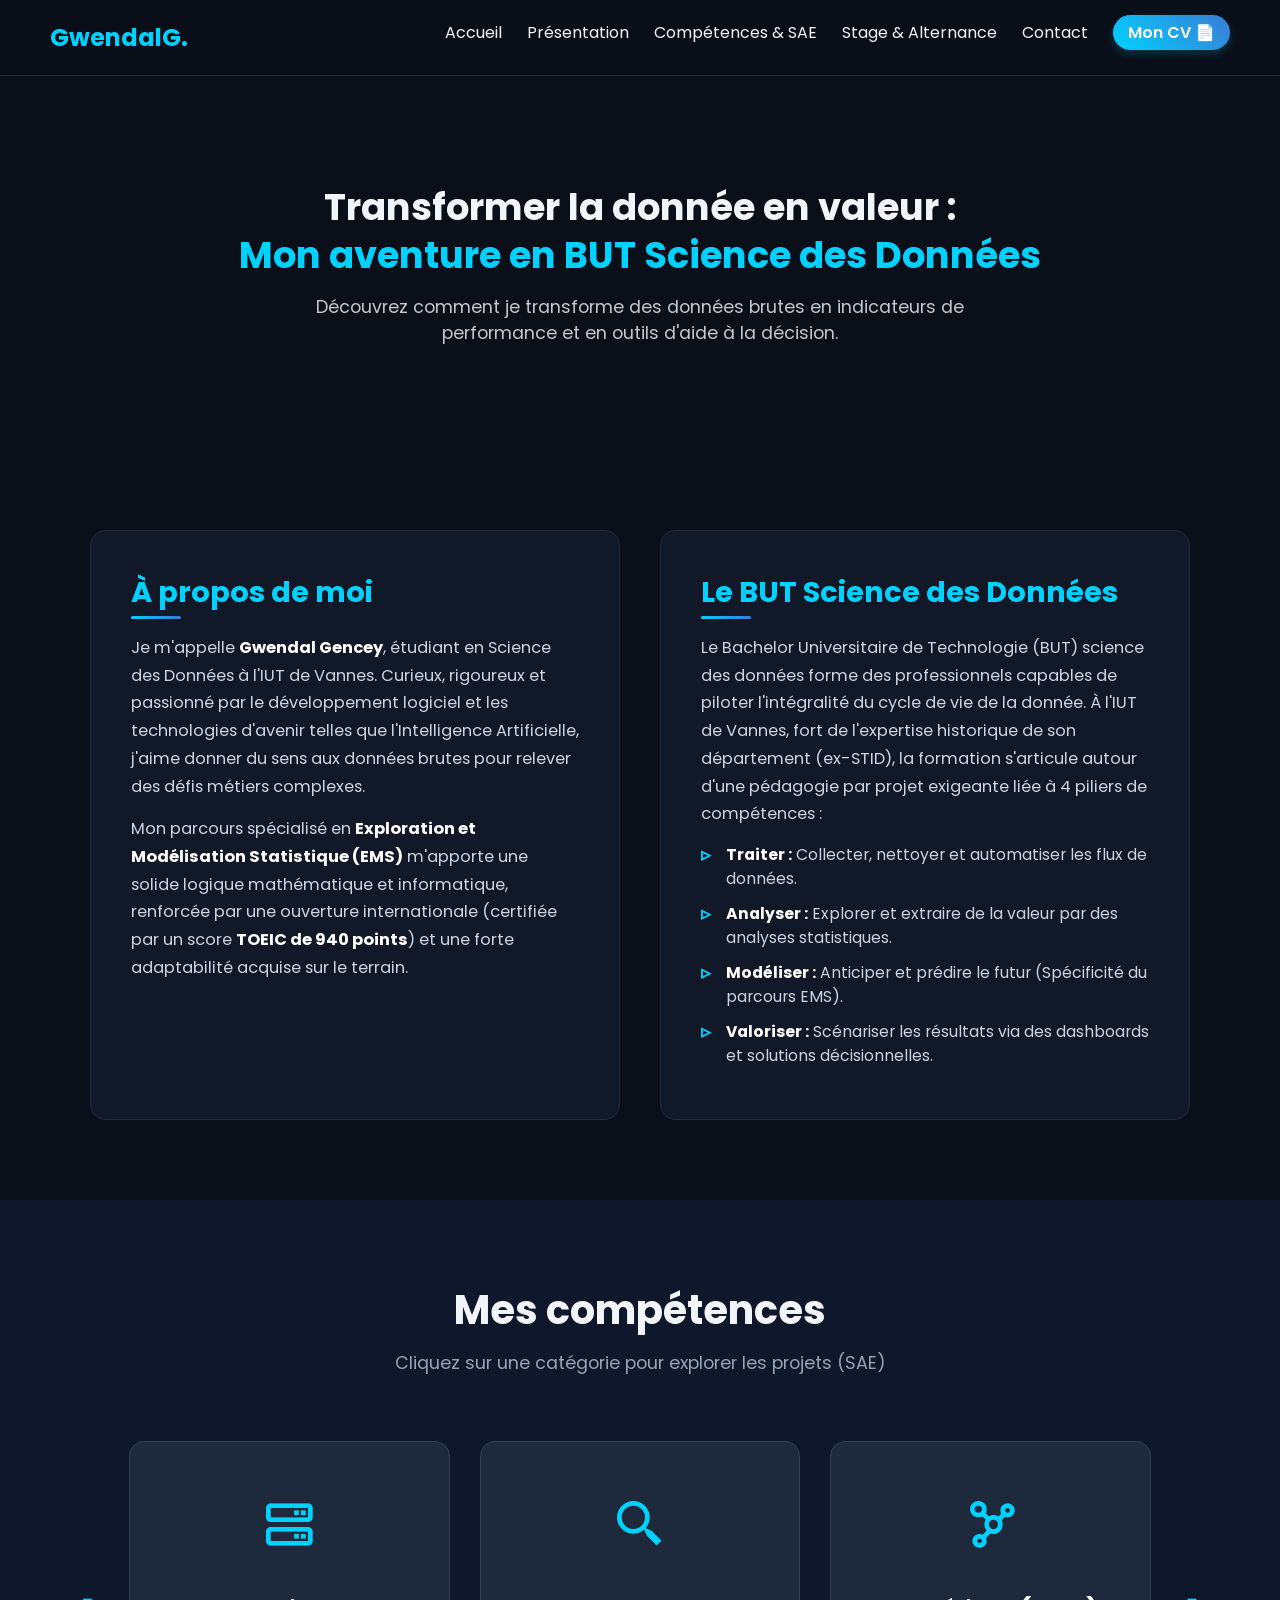
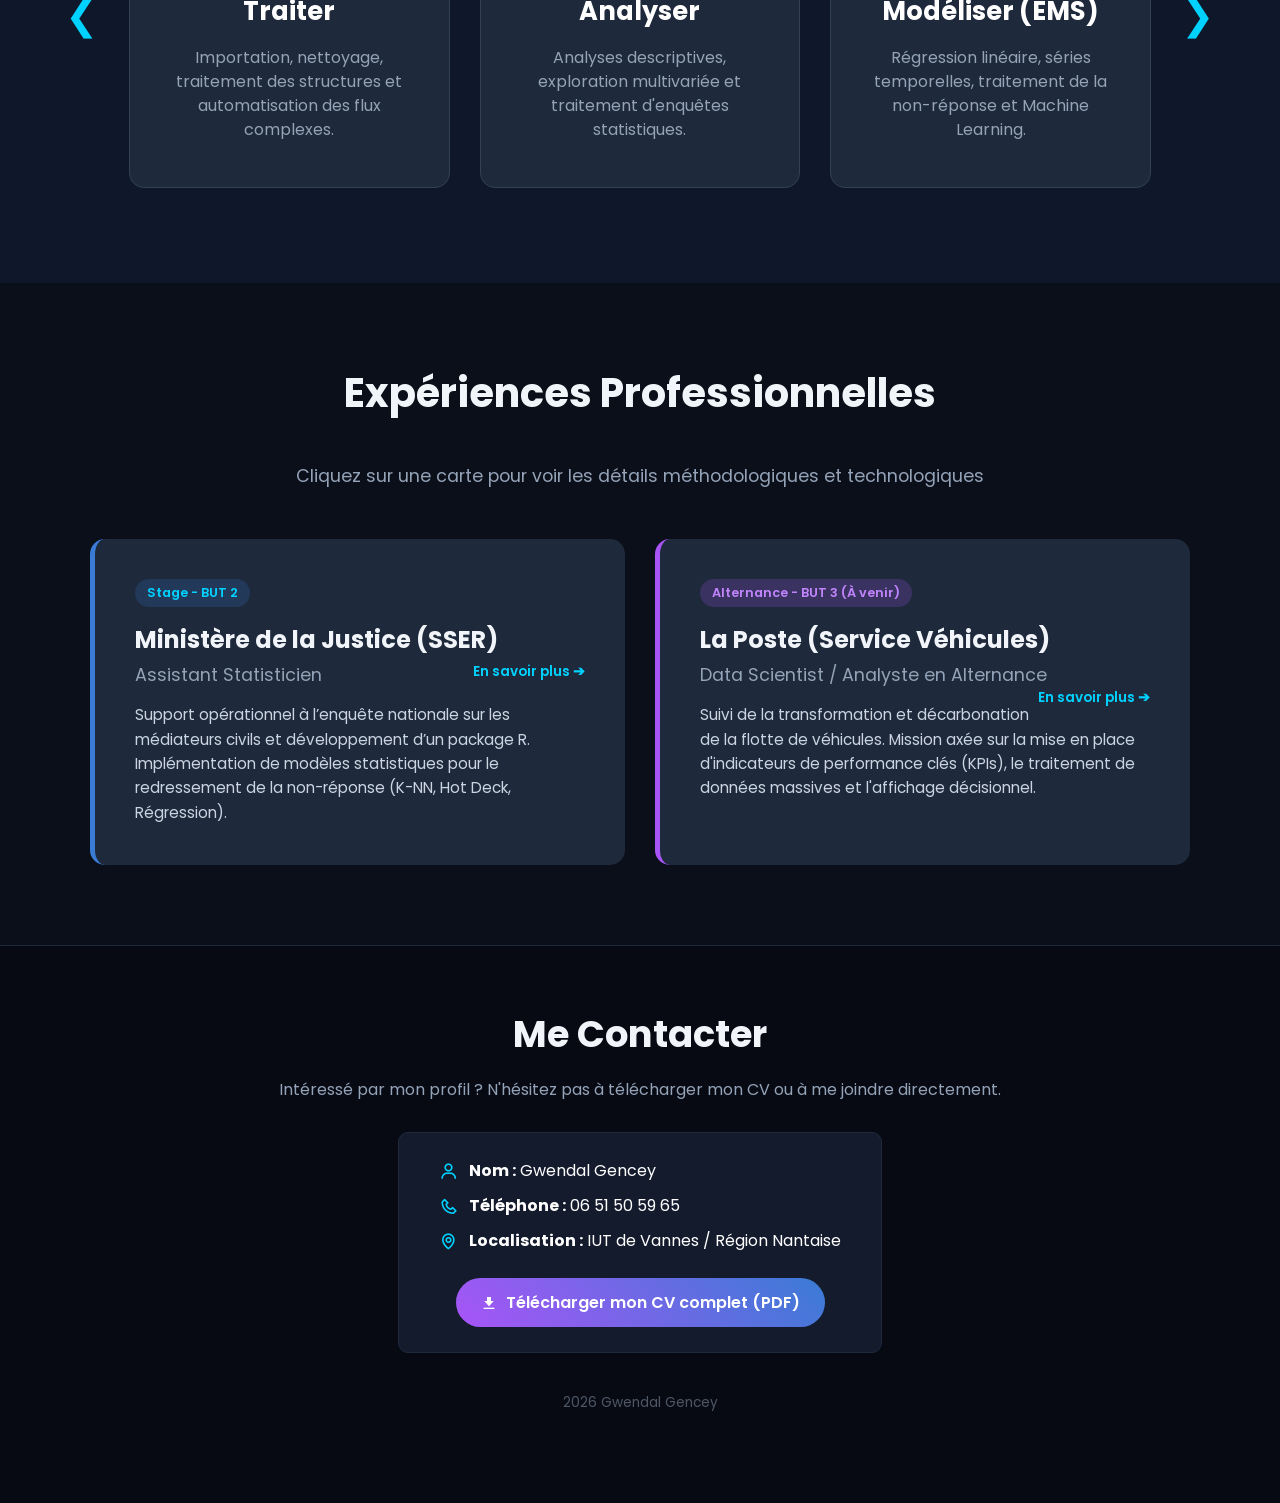
<file: index.html>
<!DOCTYPE html>
<html lang="fr">
<head>
    <meta charset="UTF-8">
    <meta name="viewport" content="width=device-width, initial-scale=1.0">
    <title>Gwendal Gencey | Portfolio Science des Données</title>
    <link rel="stylesheet" href="style.css">
    <link href="https://fonts.googleapis.com/css2?family=Poppins:wght@300;400;600;700&display=swap" rel="stylesheet">
    <link href='https://unpkg.com/boxicons@2.1.4/css/boxicons.min.css' rel='stylesheet'>
</head>
<body>

    <nav class="navbar">
        <div class="logo">GwendalG.</div>
        <ul class="nav-links">
            <li><a href="#">Accueil</a></li>
            <li><a href="#presentation">Présentation</a></li>
            <li><a href="#competences">Compétences & SAE</a></li>
            <li><a href="#experiences">Stage & Alternance</a></li>
            <li><a href="#contact">Contact</a></li>
            <li><a href="Gwendal_Gencey_CV.pdf" download class="btn-download-nav">Mon CV 📄</a></li>
        </ul>
    </nav>

    <header class="hero">
        <div class="hero-content">
            <h1>Transformer la donnée en valeur : <br><span>Mon aventure en BUT Science des Données</span></h1>
            <p>Découvrez comment je transforme des données brutes en indicateurs de performance et en outils d'aide à la décision.</p>
        </div>
    </header>

    <section id="presentation" class="presentation-section">
        <div class="pres-container">
            
            <div class="pres-box profile-box">
                <h2>À propos de moi</h2>
                <p>Je m'appelle <strong>Gwendal Gencey</strong>, étudiant en Science des Données à l'IUT de Vannes. Curieux, rigoureux et passionné par le développement logiciel et les technologies d'avenir telles que l'Intelligence Artificielle, j'aime donner du sens aux données brutes pour relever des défis métiers complexes.</p>
                <p>Mon parcours spécialisé en <strong>Exploration et Modélisation Statistique (EMS)</strong> m'apporte une solide logique mathématique et informatique, renforcée par une ouverture internationale (certifiée par un score <strong>TOEIC de 940 points</strong>) et une forte adaptabilité acquise sur le terrain.</p>
            </div>

            <div class="pres-box formation-box">
                <h2>Le BUT Science des Données</h2>
                <p>Le Bachelor Universitaire de Technologie (BUT) science des données forme des professionnels capables de piloter l'intégralité du cycle de vie de la donnée. À l'IUT de Vannes, fort de l'expertise historique de son département (ex-STID), la formation s'articule autour d'une pédagogie par projet exigeante liée à 4 piliers de compétences :</p>
                <ul class="formation-list">
                    <li><strong>Traiter :</strong> Collecter, nettoyer et automatiser les flux de données.</li>
                    <li><strong>Analyser :</strong> Explorer et extraire de la valeur par des analyses statistiques.</li>
                    <li><strong>Modéliser :</strong> Anticiper et prédire le futur (Spécificité du parcours EMS).</li>
                    <li><strong>Valoriser :</strong> Scénariser les résultats via des dashboards et solutions décisionnelles.</li>
                </ul>
            </div>

        </div>
    </section>

    <section id="competences" class="slider-section">
        <h2>Mes compétences</h2>
        <p class="subtitle">Cliquez sur une catégorie pour explorer les projets (SAE)</p>
        
        <div class="carousel-container">
            <button id="prevBtn" class="carousel-btn">❮</button>
            <div class="carousel-track-container">
                <ul class="carousel-track">
                    <li class="carousel-slide">
                        <a href="projets.html?category=traiter" class="card">
                            <div class="card-icon"><i class='bx bx-server'></i></div>
                            <h3>Traiter</h3>
                            <p>Importation, nettoyage, traitement des structures et automatisation des flux complexes.</p>
                        </a>
                    </li>
                    <li class="carousel-slide">
                        <a href="projets.html?category=analyser" class="card">
                            <div class="card-icon"><i class='bx bx-search-alt-2'></i></div>
                            <h3>Analyser</h3>
                            <p>Analyses descriptives, exploration multivariée et traitement d'enquêtes statistiques.</p>
                        </a>
                    </li>
                    <li class="carousel-slide">
                        <a href="projets.html?category=modeliser" class="card">
                            <div class="card-icon"><i class='bx bx-network-chart'></i></div>
                            <h3>Modéliser (EMS)</h3>
                            <p>Régression linéaire, séries temporelles, traitement de la non-réponse et Machine Learning.</p>
                        </a>
                    </li>
                    <li class="carousel-slide">
                        <a href="projets.html?category=valoriser" class="card">
                            <div class="card-icon"><i class='bx bx-pie-chart-alt-2'></i></div>
                            <h3>Valoriser</h3>
                            <p>Datavisualisation dynamique, conception de dashboards décisionnels et reporting.</p>
                        </a>
                    </li>
                </ul>
            </div>
            <button id="nextBtn" class="carousel-btn">❯</button>
        </div>
    </section>

    <section id="experiences" class="experience-section">
        <h2>Expériences Professionnelles</h2>
        <p class="subtitle">Cliquez sur une carte pour voir les détails méthodologiques et technologiques</p>
        <div class="exp-container">
            <a href="stage.html" class="exp-card-link">
                <div class="exp-box">
                    <span class="tag-stage">Stage - BUT 2</span>
                    <h3>Ministère de la Justice (SSER)</h3>
                    <h4>Assistant Statisticien <span>En savoir plus ➔</span></h4>
                    <p>Support opérationnel à l’enquête nationale sur les médiateurs civils et développement d’un package R. Implémentation de modèles statistiques pour le redressement de la non-réponse (K-NN, Hot Deck, Régression).</p>
                </div>
            </a>
            <a href="alternance.html" class="exp-card-link">
                <div class="exp-box future">
                    <span class="tag-alternance">Alternance - BUT 3 (À venir)</span>
                    <h3>La Poste (Service Véhicules)</h3>
                    <h4>Data Scientist / Analyste en Alternance <span>En savoir plus ➔</span></h4>
                    <p>Suivi de la transformation et décarbonation de la flotte de véhicules. Mission axée sur la mise en place d'indicateurs de performance clés (KPIs), le traitement de données massives et l'affichage décisionnel.</p>
                </div>
            </a>
        </div>
    </section>

    <footer id="contact" class="contact-section">
        <h2>Me Contacter</h2>
        <p>Intéressé par mon profil ? N'hésitez pas à télécharger mon CV ou à me joindre directement.</p>
        <div class="contact-info">
            <p><strong><i class='bx bx-user'></i> Nom :</strong> Gwendal Gencey</p>
            <p><strong><i class='bx bx-phone'></i> Téléphone :</strong> 06 51 50 59 65</p>
            <p><strong><i class='bx bx-map'></i> Localisation :</strong> IUT de Vannes / Région Nantaise</p>
            <div class="cv-container">
                <a href="Gwendal_Gencey_CV.pdf" download class="btn-cv">
                    <i class='bx bxs-download'></i> Télécharger mon CV complet (PDF)
                </a>
            </div>
        </div>
        <p class="footer-credits">2026 Gwendal Gencey</p>
    </footer>

    <script src="script.js"></script>
</body>
</html>
</file>
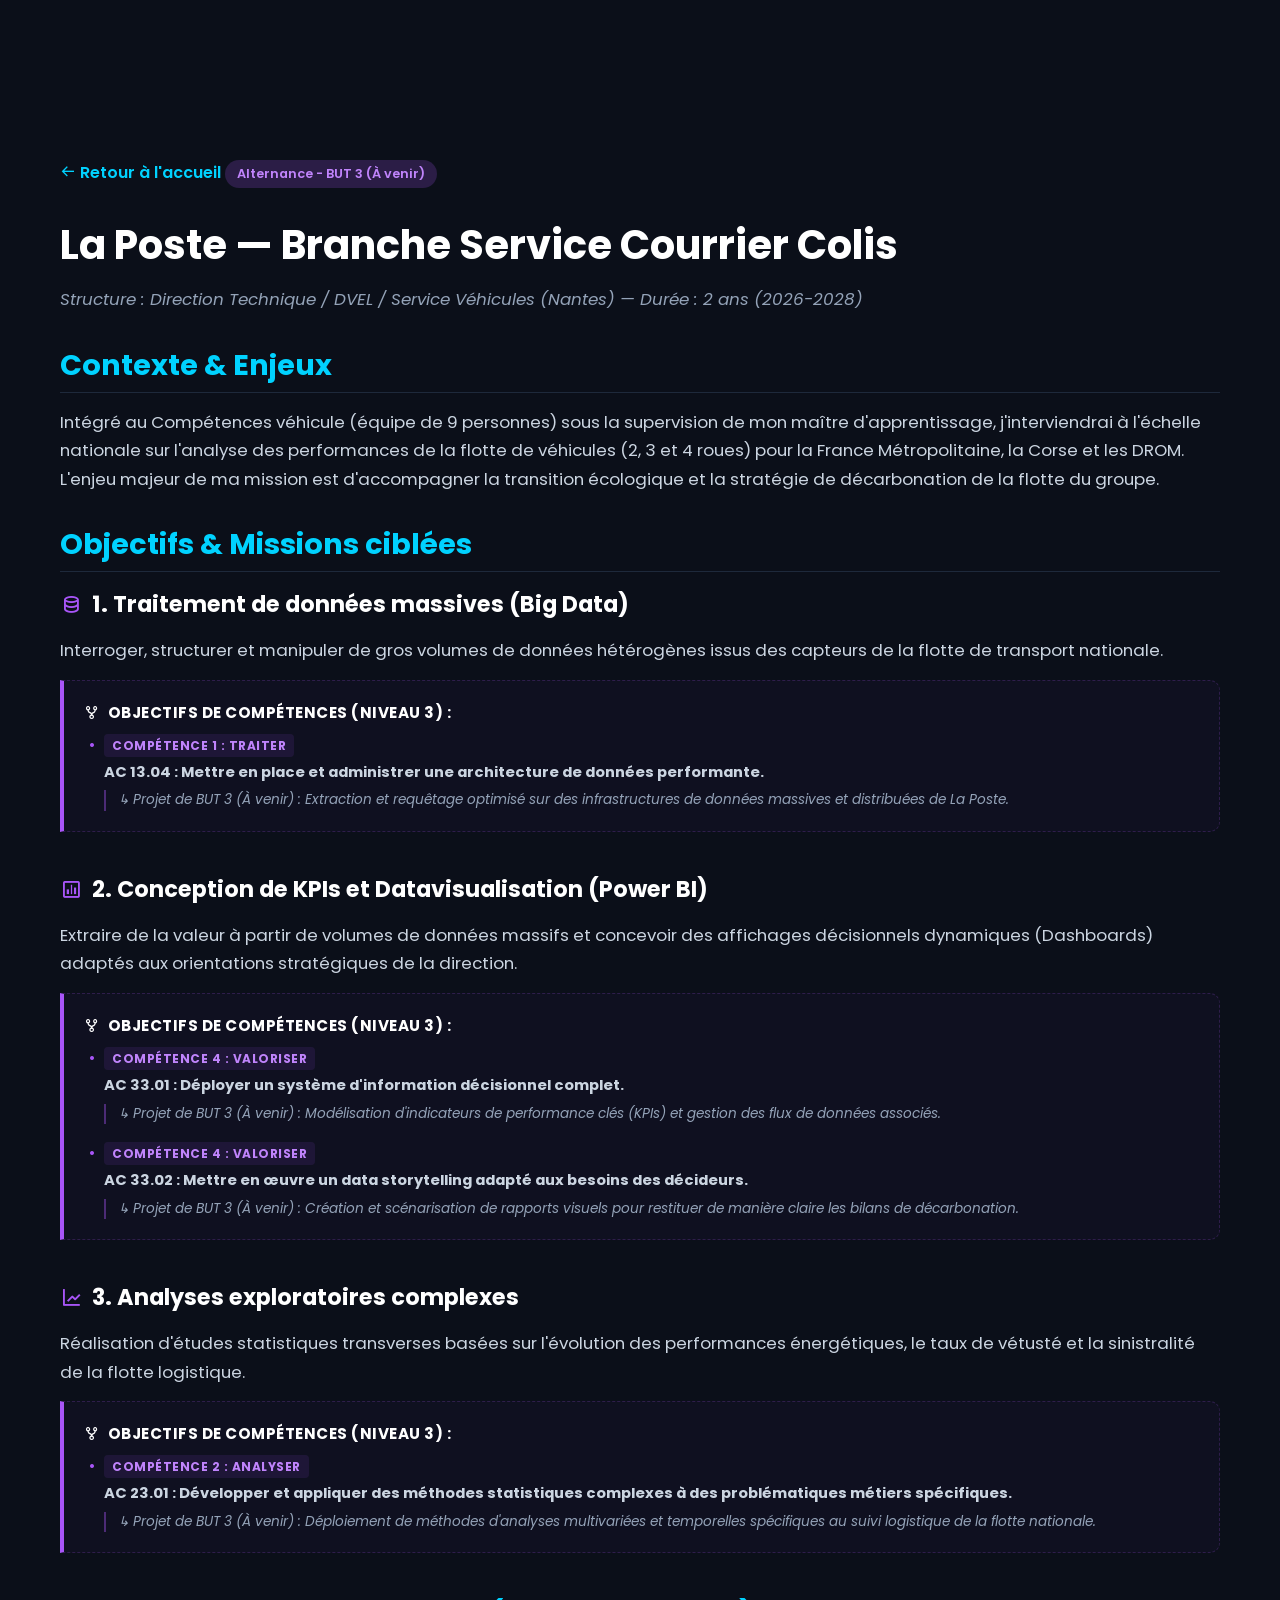
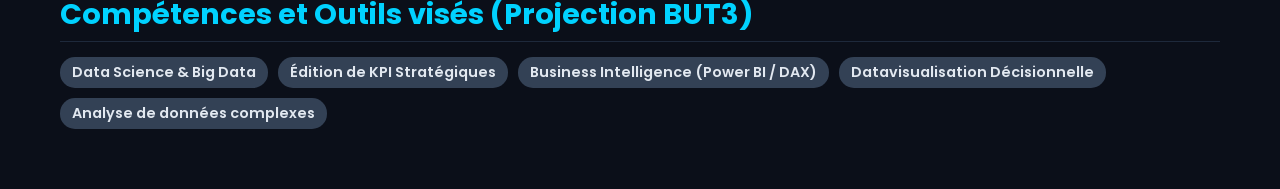
<file: alternance.html>
<!DOCTYPE html>
<html lang="fr">
<head>
    <meta charset="UTF-8">
    <meta name="viewport" content="width=device-width, initial-scale=1.0">
    <title>Détails Alternance | Gwendal Gencey</title>
    <link rel="stylesheet" href="style.css">
    <link href="https://fonts.googleapis.com/css2?family=Poppins:wght@300;400;600;700&display=swap" rel="stylesheet">
    <link href='https://unpkg.com/boxicons@2.1.4/css/boxicons.min.css' rel='stylesheet'>
</head>
<body>

    <div class="subpage-container">
        <a href="index.html" class="back-home"><i class='bx bx-arrow-back'></i> Retour à l'accueil</a>
        
        <span class="tag-alternance">Alternance - BUT 3 (À venir)</span>
        <h1>La Poste — Branche Service Courrier Colis</h1>
        <p style="color: #94a3b8; font-style: italic;">Structure : Direction Technique / DVEL / Service Véhicules (Nantes) — Durée : 2 ans (2026-2028)</p>

        <h2>Contexte & Enjeux</h2>
        <p>Intégré au Compétences véhicule (équipe de 9 personnes) sous la supervision de mon maître d'apprentissage, j'interviendrai à l'échelle nationale sur l'analyse des performances de la flotte de véhicules (2, 3 et 4 roues) pour la France Métropolitaine, la Corse et les DROM. L'enjeu majeur de ma mission est d'accompagner la transition écologique et la stratégie de décarbonation de la flotte du groupe.</p>

        <h2>Objectifs & Missions ciblées</h2>

        <div class="mission-block">
            <h3><i class='bx bx-data' style='color: var(--accent-future); margin-right: 10px;'></i> 1. Traitement de données massives (Big Data)</h3>
            <p>Interroger, structurer et manipuler de gros volumes de données hétérogènes issus des capteurs de la flotte de transport nationale.</p>
            
            <div class="ac-details-box future-ac">
                <h4><i class='bx bx-git-repo-forked' ></i> Objectifs de Compétences (Niveau 3) :</h4>
                <ul>
                    <li><span class="pole-label future-label">Compétence 1 : Traiter</span><br>
                    <strong>AC 13.04 : Mettre en place et administrer une architecture de données performante.</strong>
                    <span class="ac-justification">↳ Projet de BUT 3 (À venir) : Extraction et requêtage optimisé sur des infrastructures de données massives et distribuées de La Poste.</span></li>
                </ul>
            </div>
        </div>

        <div class="mission-block">
            <h3><i class='bx bx-bar-chart-square' style='color: var(--accent-future); margin-right: 10px;'></i> 2. Conception de KPIs et Datavisualisation (Power BI)</h3>
            <p>Extraire de la valeur à partir de volumes de données massifs et concevoir des affichages décisionnels dynamiques (Dashboards) adaptés aux orientations stratégiques de la direction.</p>
            
            <div class="ac-details-box future-ac">
                <h4><i class='bx bx-git-repo-forked' ></i> Objectifs de Compétences (Niveau 3) :</h4>
                <ul>
                    <li><span class="pole-label future-label">Compétence 4 : Valoriser</span><br>
                    <strong>AC 33.01 : Déployer un système d'information décisionnel complet.</strong>
                    <span class="ac-justification">↳ Projet de BUT 3 (À venir) : Modélisation d'indicateurs de performance clés (KPIs) et gestion des flux de données associés.</span></li>
                    
                    <li><span class="pole-label future-label">Compétence 4 : Valoriser</span><br>
                    <strong>AC 33.02 : Mettre en œuvre un data storytelling adapté aux besoins des décideurs.</strong>
                    <span class="ac-justification">↳ Projet de BUT 3 (À venir) : Création et scénarisation de rapports visuels pour restituer de manière claire les bilans de décarbonation.</span></li>
                </ul>
            </div>
        </div>

        <div class="mission-block">
            <h3><i class='bx bx-line-chart' style='color: var(--accent-future); margin-right: 10px;'></i> 3. Analyses exploratoires complexes</h3>
            <p>Réalisation d'études statistiques transverses basées sur l'évolution des performances énergétiques, le taux de vétusté et la sinistralité de la flotte logistique.</p>
            
            <div class="ac-details-box future-ac">
                <h4><i class='bx bx-git-repo-forked' ></i> Objectifs de Compétences (Niveau 3) :</h4>
                <ul>
                    <li><span class="pole-label future-label">Compétence 2 : Analyser</span><br>
                    <strong>AC 23.01 : Développer et appliquer des méthodes statistiques complexes à des problématiques métiers spécifiques.</strong>
                    <span class="ac-justification">↳ Projet de BUT 3 (À venir) : Déploiement de méthodes d'analyses multivariées et temporelles spécifiques au suivi logistique de la flotte nationale.</span></li>
                </ul>
            </div>
        </div>

        <h2>Compétences et Outils visés (Projection BUT3)</h2>
        <div class="tech-tags">
            <span class="tech-tag">Data Science & Big Data</span>
            <span class="tech-tag">Édition de KPI Stratégiques</span>
            <span class="tech-tag">Business Intelligence (Power BI / DAX)</span>
            <span class="tech-tag">Datavisualisation Décisionnelle</span>
            <span class="tech-tag">Analyse de données complexes</span>
        </div>
    </div>

</body>
</html>
</file>
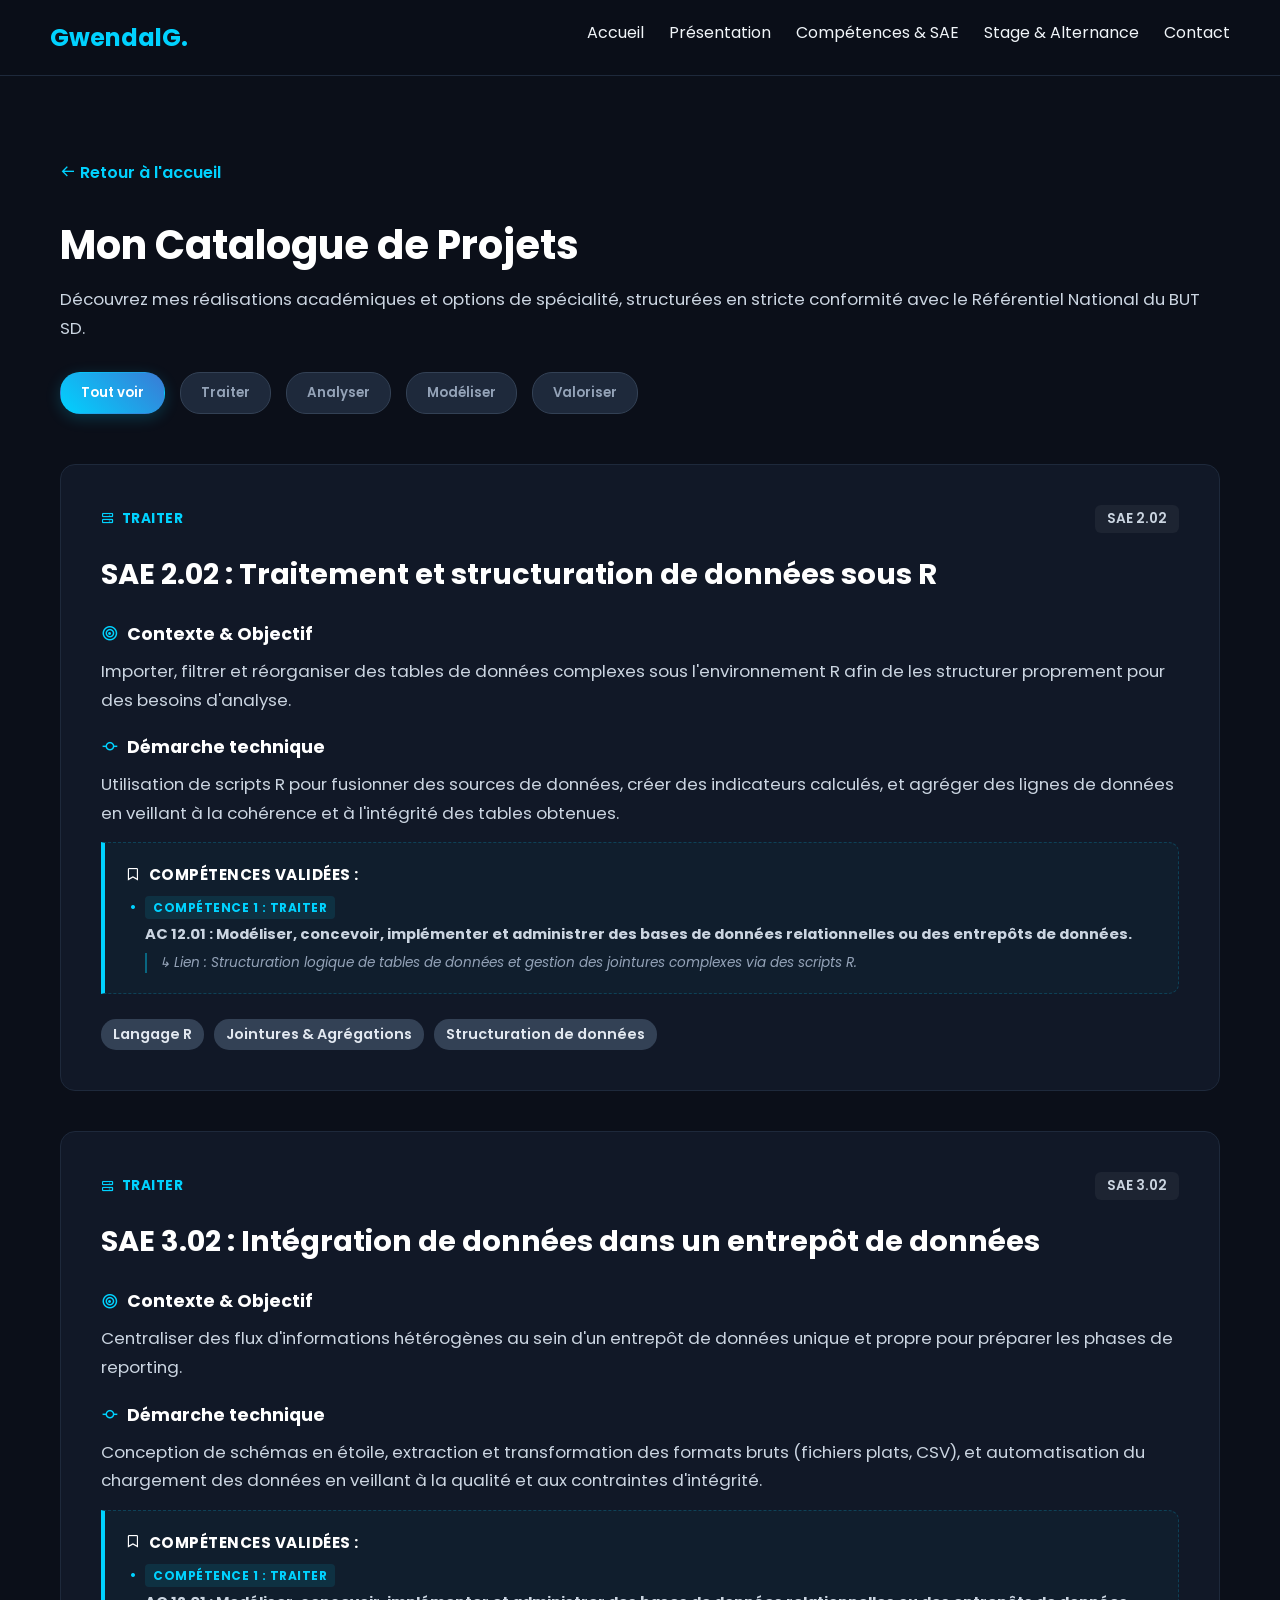
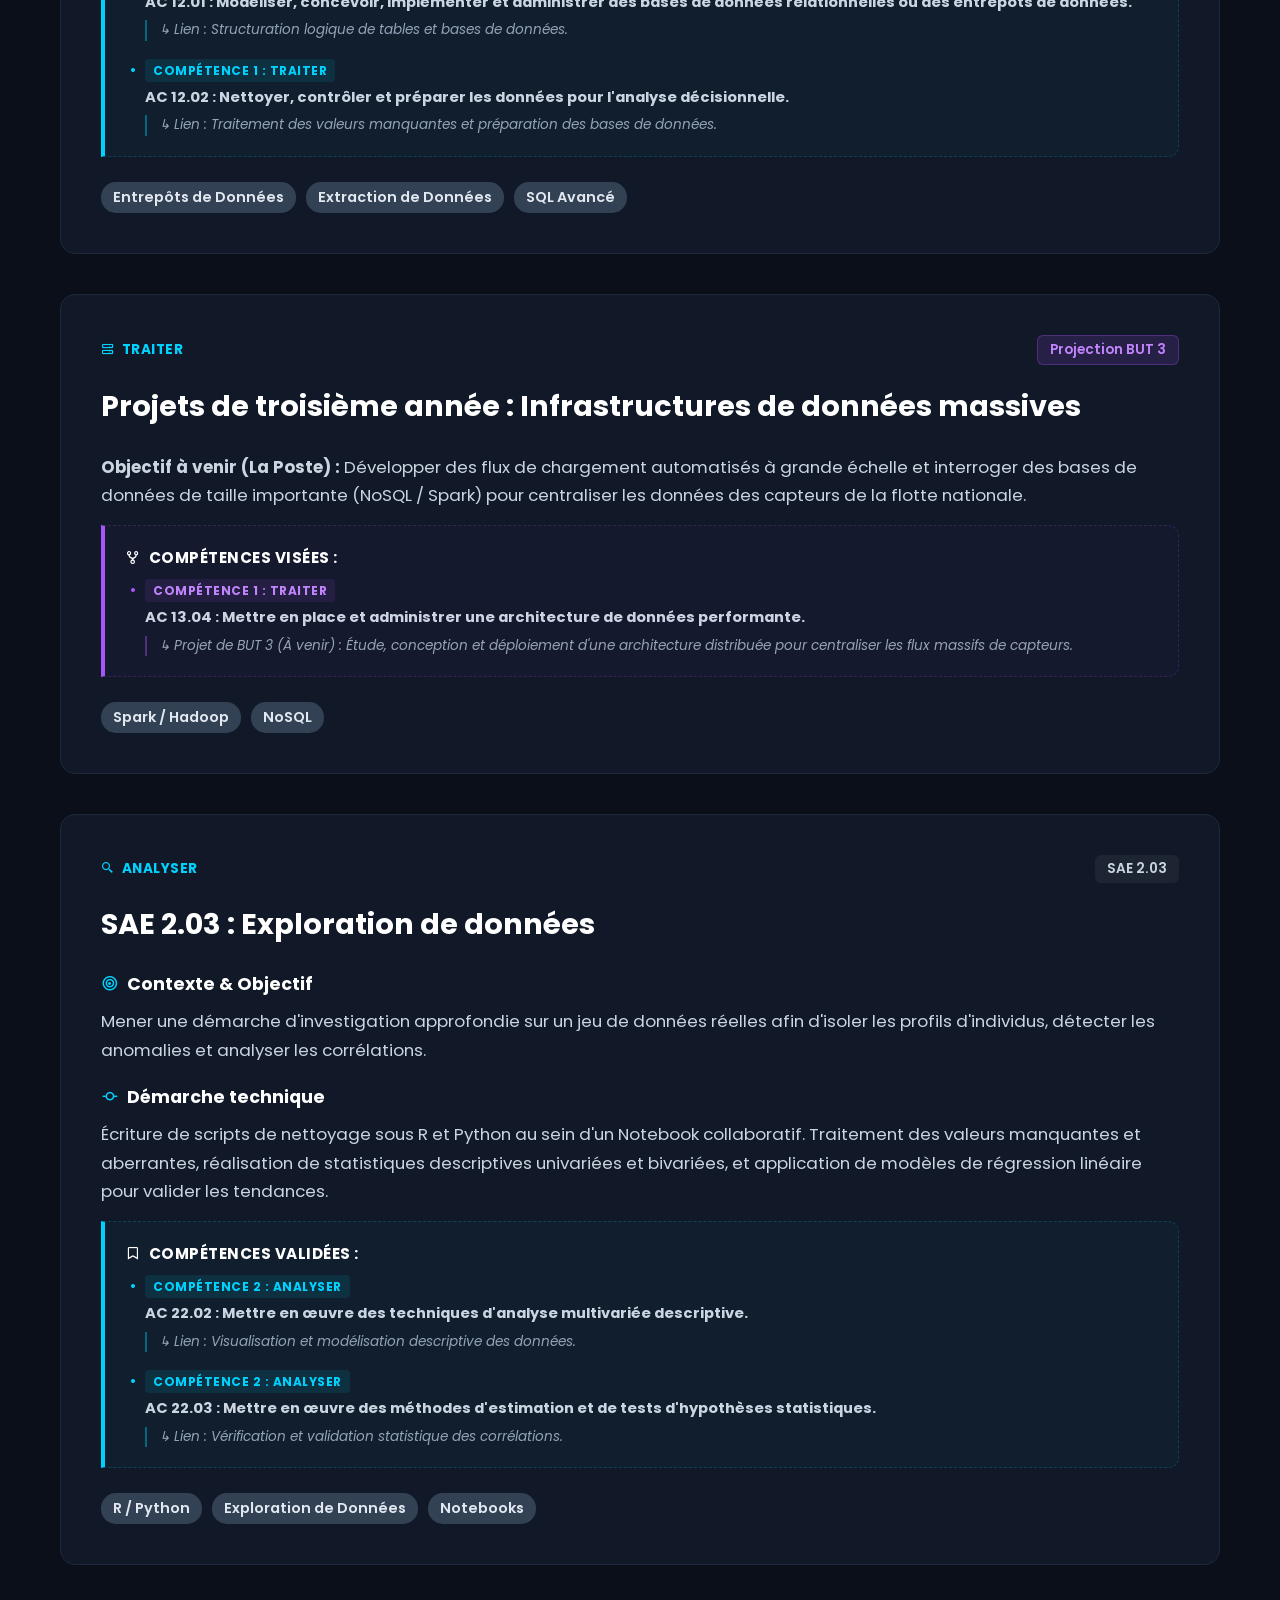
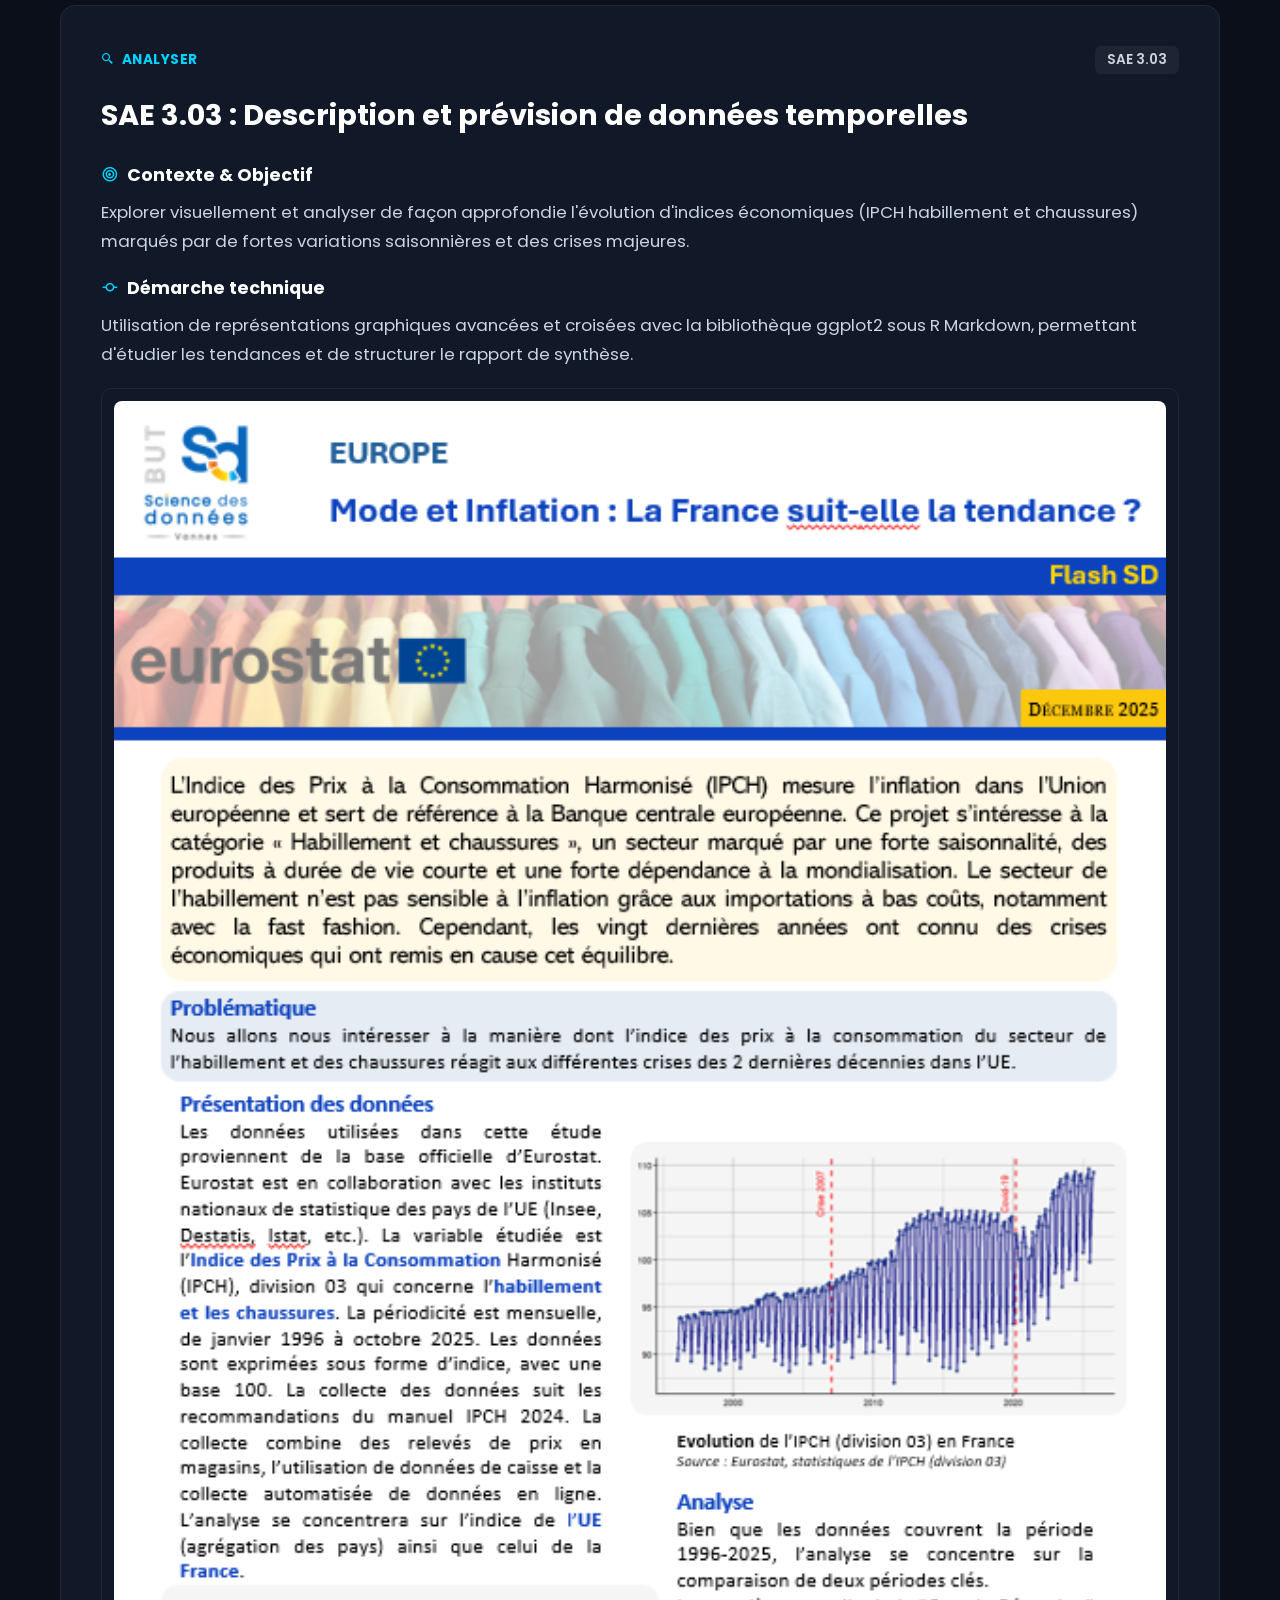
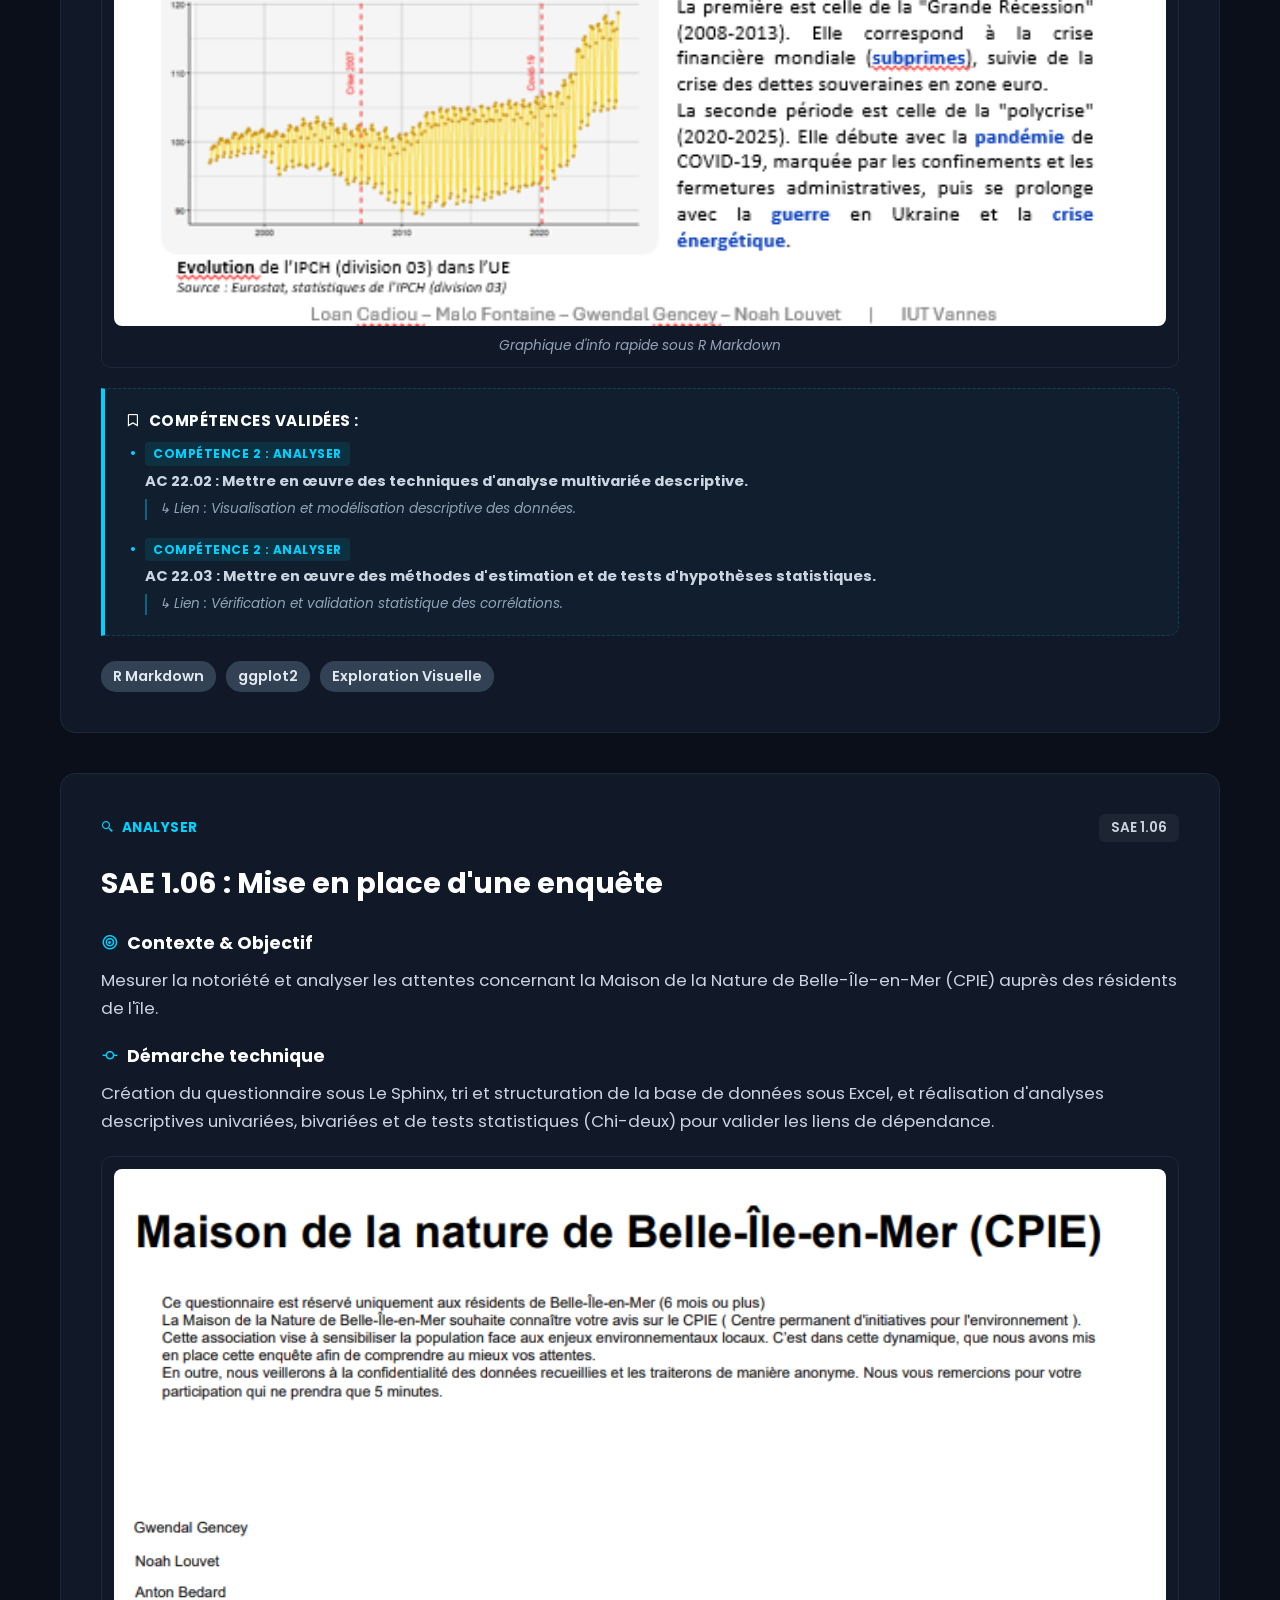
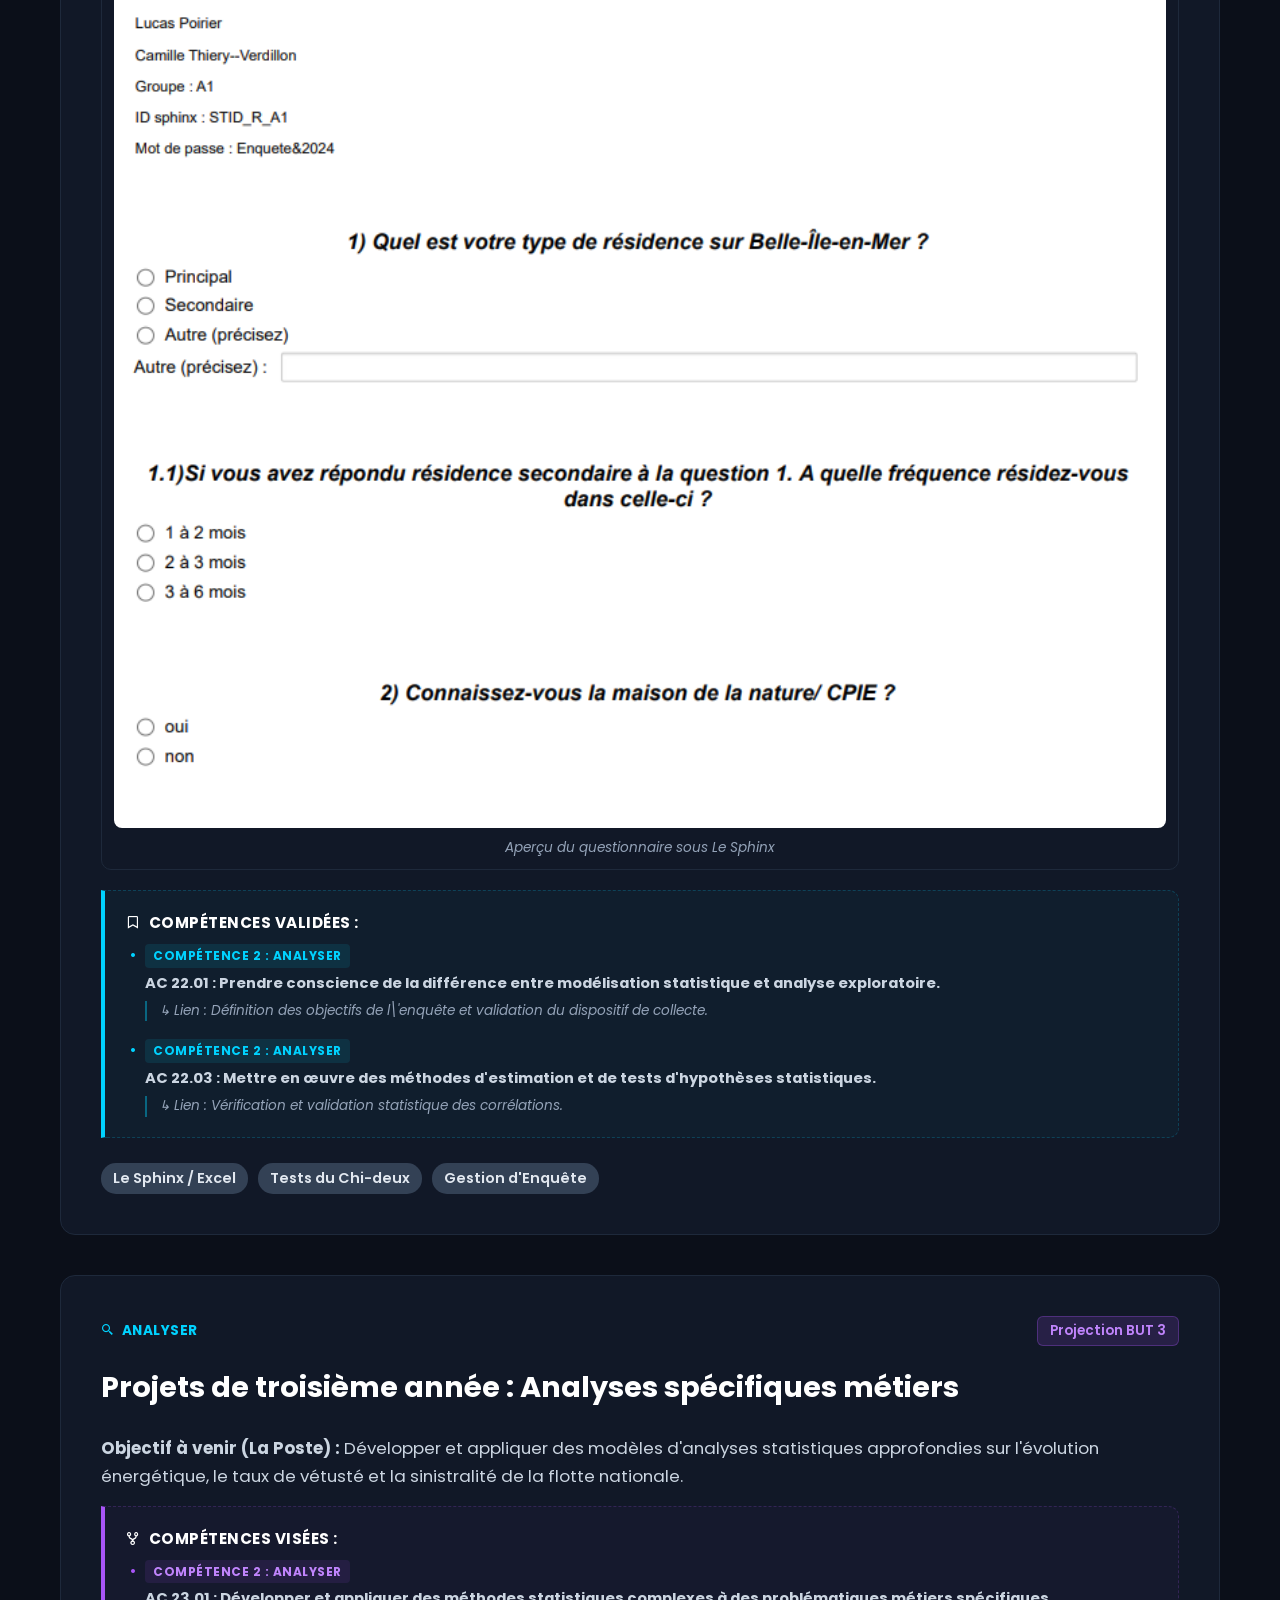
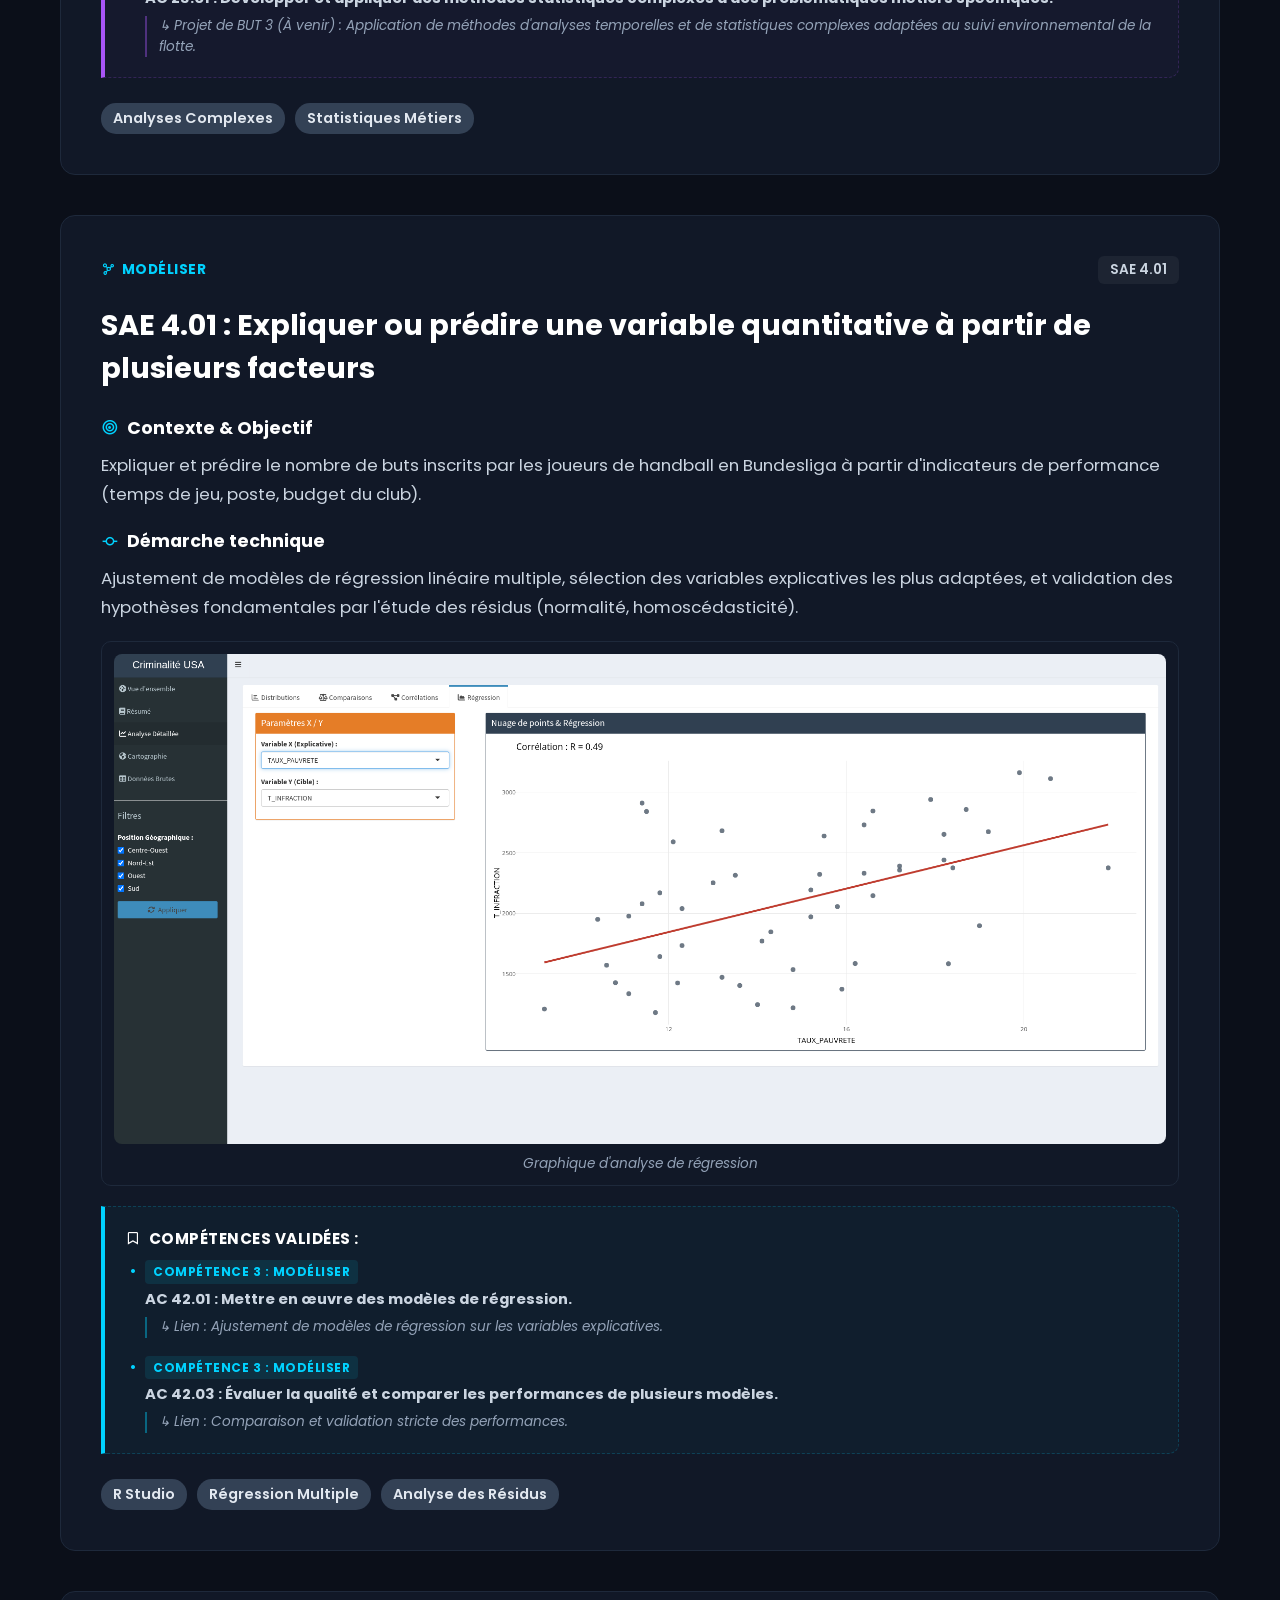
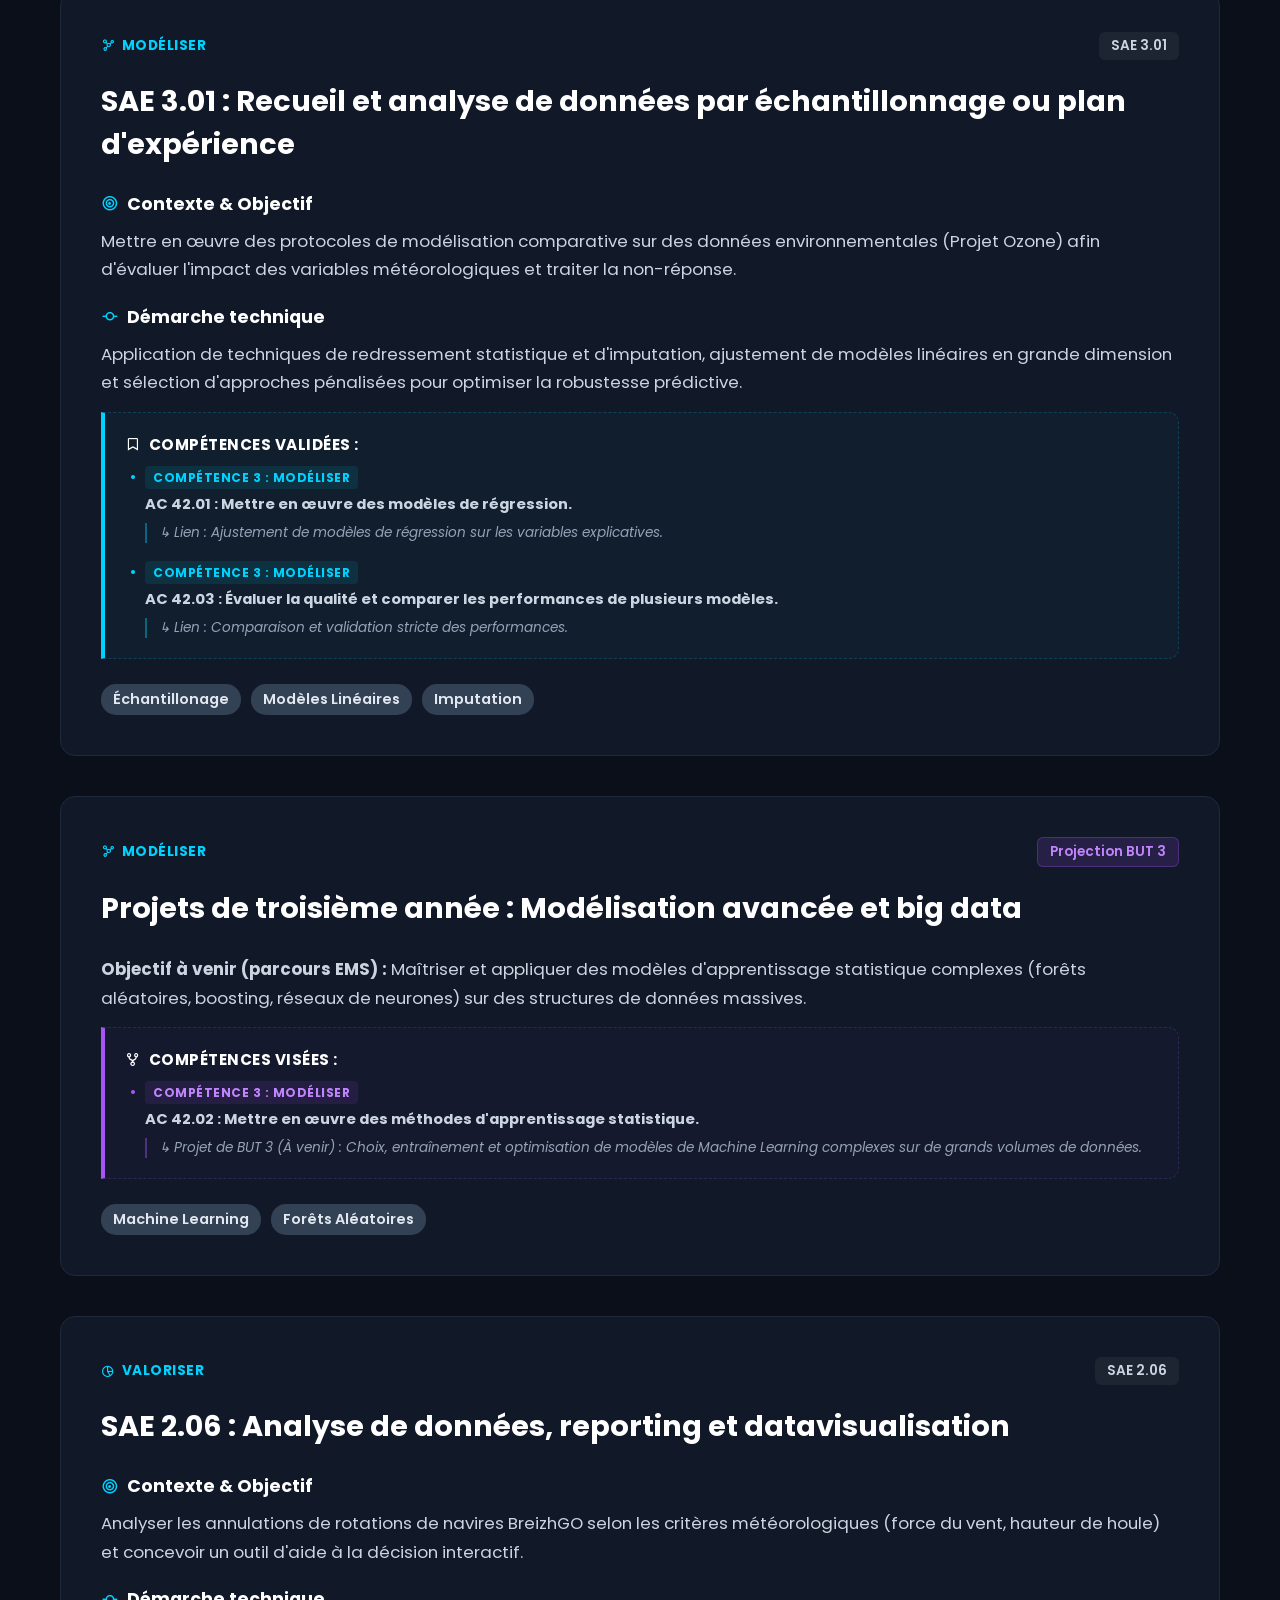
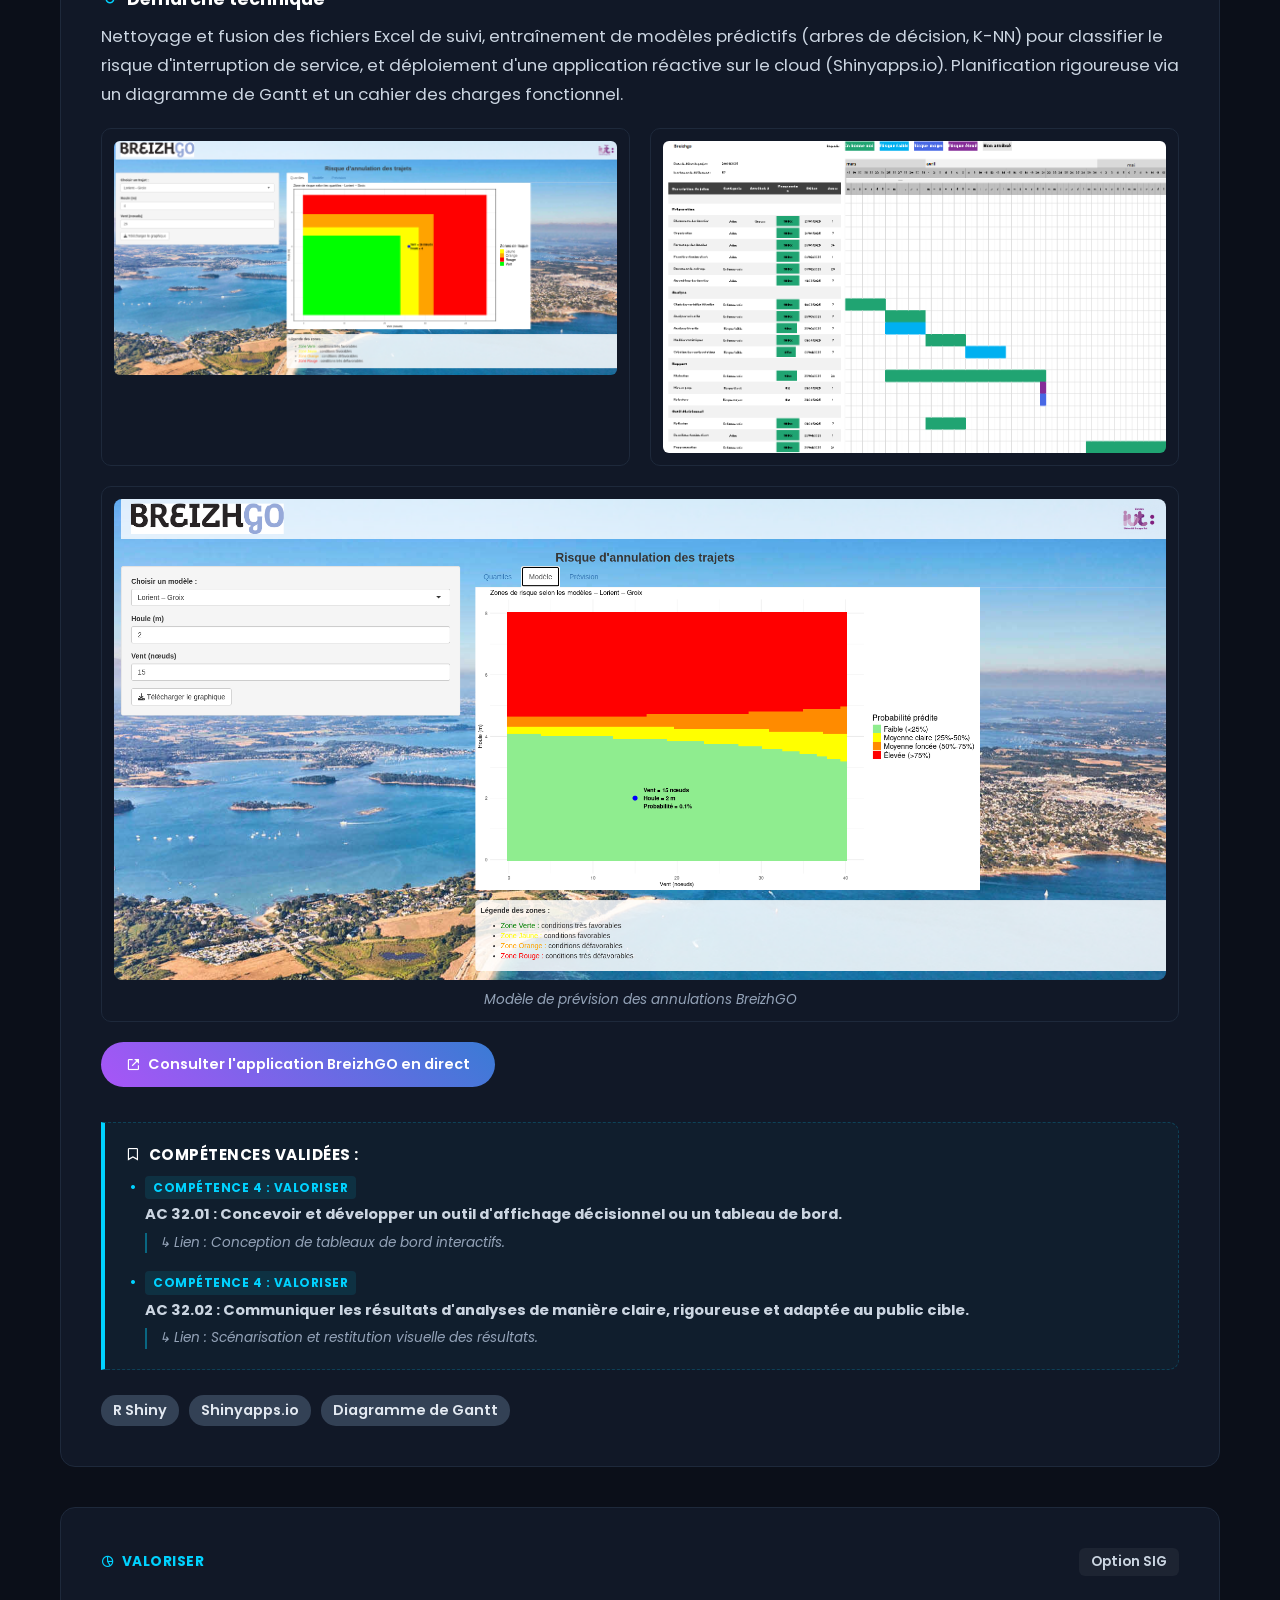
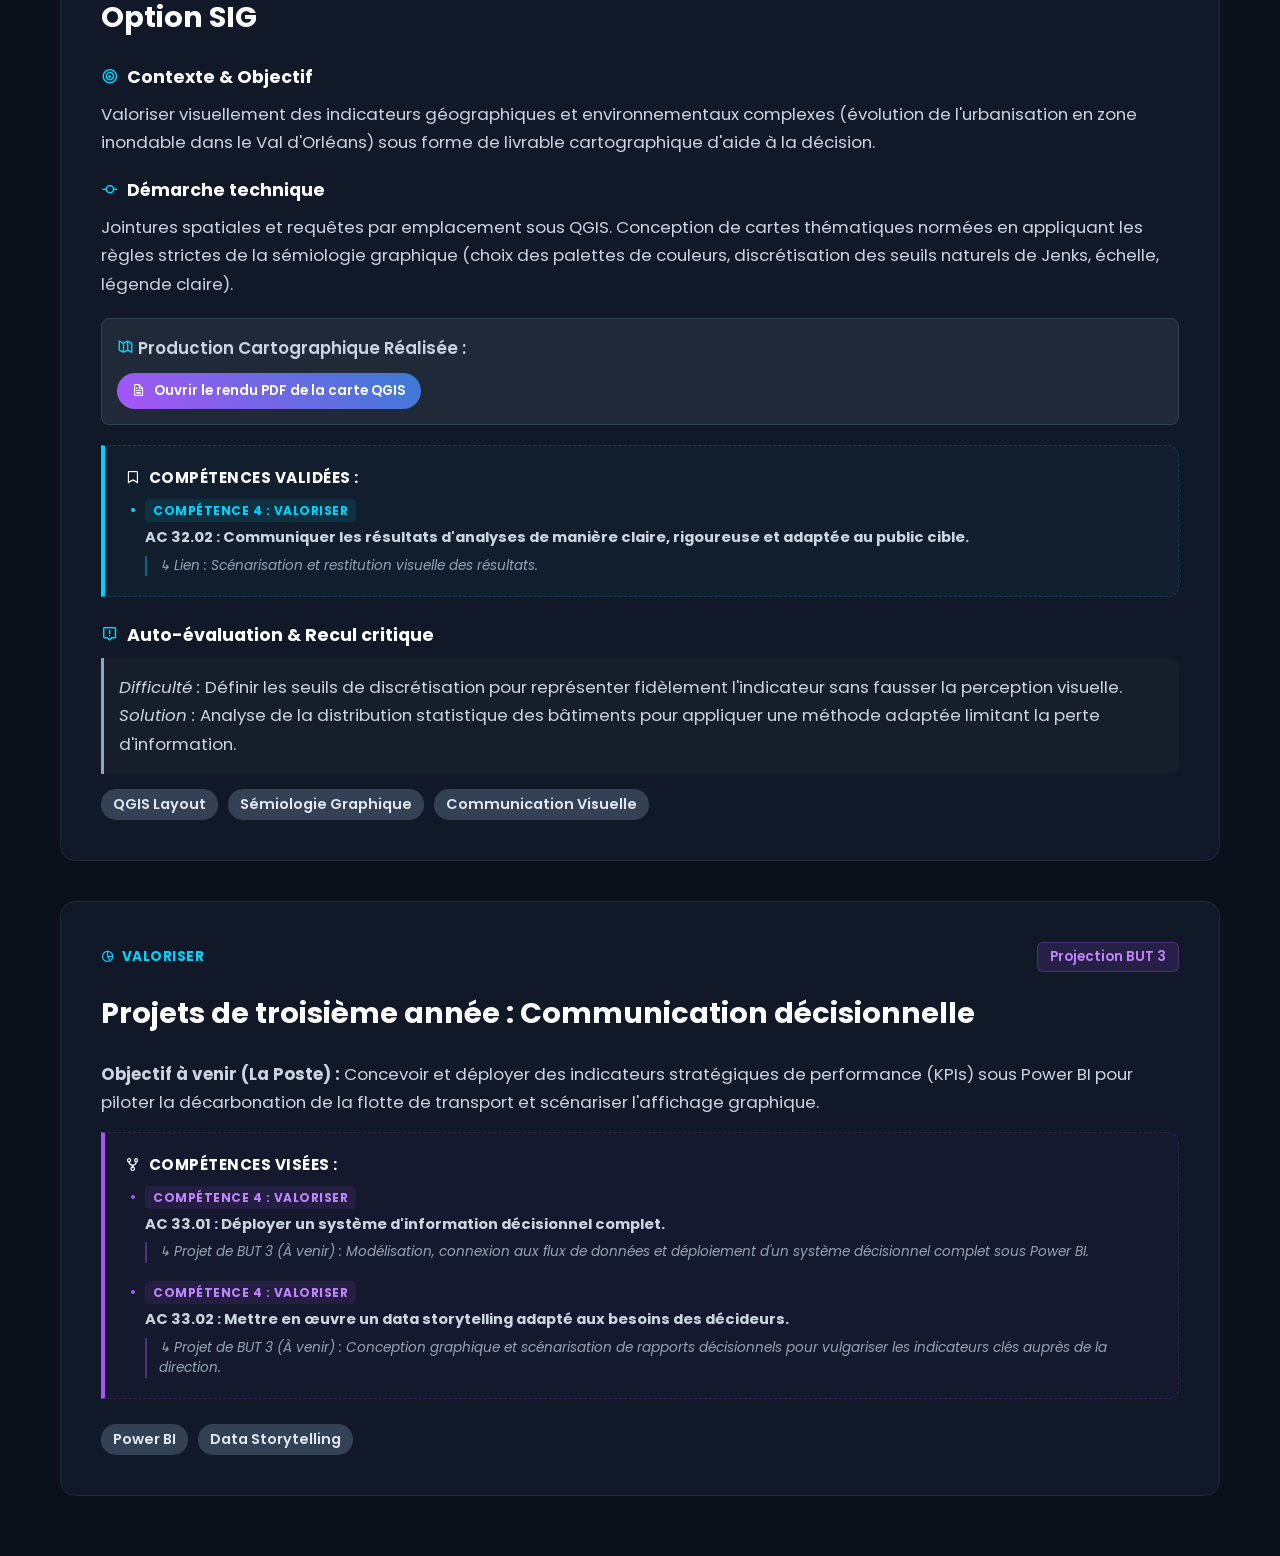
<file: projets.html>
<!DOCTYPE html>
<html lang="fr">
<head>
    <meta charset="UTF-8">
    <meta name="viewport" content="width=device-width, initial-scale=1.0">
    <title>Mes Projets & SAE | Gwendal Gencey</title>
    <link rel="stylesheet" href="style.css">
    <link href="https://fonts.googleapis.com/css2?family=Poppins:wght@300;400;600;700&family=Fira+Code:wght@400;500&display=swap" rel="stylesheet">
    <link href='https://unpkg.com/boxicons@2.1.4/css/boxicons.min.css' rel='stylesheet'>
</head>
<body>

    <!-- Barre de navigation -->
    <nav class="navbar">
        <div class="logo">GwendalG.</div>
        <ul class="nav-links">
            <li><a href="index.html">Accueil</a></li>
            <li><a href="index.html#presentation">Présentation</a></li>
            <li><a href="index.html#competences">Compétences & SAE</a></li>
            <li><a href="index.html#experiences">Stage & Alternance</a></li>
            <li><a href="index.html#contact">Contact</a></li>
        </ul>
    </nav>

    <div class="subpage-container">
        <a href="index.html" class="back-home"><i class='bx bx-arrow-back'></i> Retour à l'accueil</a>
        
        <h1 id="page-title">Mon Catalogue de Projets</h1>
        <p class="subtitle" style="text-align: left; margin-bottom: 30px;">Découvrez mes réalisations académiques et options de spécialité, structurées en stricte conformité avec le Référentiel National du BUT SD.</p>

        <!-- Menu de filtrage dynamique -->
        <div class="filter-menu">
            <button class="filter-btn active" data-filter="all">Tout voir</button>
            <button class="filter-btn" data-filter="traiter">Traiter</button>
            <button class="filter-btn" data-filter="analyser">Analyser</button>
            <button class="filter-btn" data-filter="modeliser">Modéliser</button>
            <button class="filter-btn" data-filter="valoriser">Valoriser</button>
        </div>

        <div class="projects-grid">

            <!-- ============================================== -->
            <!-- PÔLE 1 : TRAITER LA DONNÉE                     -->
            <!-- ============================================== -->

            <!-- SAE 2.02 : Traiter -->
            <div class="project-card traiter">
                <div class="project-header">
                    <span class="p-category"><i class='bx bx-server'></i> Traiter</span>
                    <span class="p-sae">SAE 2.02</span>
                </div>
                <h3>SAE 2.02 : Traitement et structuration de données sous R</h3>
                <h5><i class='bx bx-bullseye'></i> Contexte & Objectif</h5>
                <p>Importer, filtrer et réorganiser des tables de données complexes sous l'environnement R afin de les structurer proprement pour des besoins d'analyse.</p>
                <h5><i class='bx bx-git-commit'></i> Démarche technique</h5>
                <p>Utilisation de scripts R pour fusionner des sources de données, créer des indicateurs calculés, et agréger des lignes de données en veillant à la cohérence et à l'intégrité des tables obtenues.</p>
                
                <div class="ac-details-box">
                    <h4><i class='bx bx-bookmark'></i> Compétences Validées :</h4>
                    <ul>
                        <li>
                            <span class="pole-label">Compétence 1 : Traiter</span><br>
                            <strong>AC 12.01 : Modéliser, concevoir, implémenter et administrer des bases de données relationnelles ou des entrepôts de données.</strong>
                            <span class="ac-justification">↳ Lien : Structuration logique de tables de données et gestion des jointures complexes via des scripts R.</span>
                        </li>
                    </ul>
                </div>
                <div class="tech-tags">
                    <span class="tech-tag">Langage R</span>
                    <span class="tech-tag">Jointures & Agrégations</span>
                    <span class="tech-tag">Structuration de données</span>
                </div>
            </div>

            <!-- SAE 3.02 : Traiter -->
            <div class="project-card traiter">
                <div class="project-header">
                    <span class="p-category"><i class='bx bx-server'></i> Traiter</span>
                    <span class="p-sae">SAE 3.02</span>
                </div>
                <h3>SAE 3.02 : Intégration de données dans un entrepôt de données</h3>
                <h5><i class='bx bx-bullseye'></i> Contexte & Objectif</h5>
                <p>Centraliser des flux d'informations hétérogènes au sein d'un entrepôt de données unique et propre pour préparer les phases de reporting.</p>
                <h5><i class='bx bx-git-commit'></i> Démarche technique</h5>
                <p>Conception de schémas en étoile, extraction et transformation des formats bruts (fichiers plats, CSV), et automatisation du chargement des données en veillant à la qualité et aux contraintes d'intégrité.</p>
                <div class="ac-details-box">
                    <h4><i class='bx bx-bookmark'></i> Compétences Validées :</h4>
                    <ul>
                        <li><span class="pole-label">Compétence 1 : Traiter</span><br>
                            <strong>AC 12.01 : Modéliser, concevoir, implémenter et administrer des bases de données relationnelles ou des entrepôts de données.</strong>
                            <span class="ac-justification">↳ Lien : Structuration logique de tables et bases de données.</span>
                        </li>
                        <li><span class="pole-label">Compétence 1 : Traiter</span><br>
                            <strong>AC 12.02 : Nettoyer, contrôler et préparer les données pour l'analyse décisionnelle.</strong>
                            <span class="ac-justification">↳ Lien : Traitement des valeurs manquantes et préparation des bases de données.</span>
                        </li>
                    </ul>
                </div>
                <div class="tech-tags">
                    <span class="tech-tag">Entrepôts de Données</span>
                    <span class="tech-tag">Extraction de Données</span>
                    <span class="tech-tag">SQL Avancé</span>
                </div>
            </div>

            <div class="project-card traiter">
                <div class="project-header">
                    <span class="p-category"><i class='bx bx-server'></i> Traiter</span>
                    <span class="p-sae future">Projection BUT 3</span>
                </div>
                <h3>Projets de troisième année : Infrastructures de données massives</h3>
                <p><strong>Objectif à venir (La Poste) :</strong> Développer des flux de chargement automatisés à grande échelle et interroger des bases de données de taille importante (NoSQL / Spark) pour centraliser les données des capteurs de la flotte nationale.</p>
                <div class="ac-details-box future-ac">
                    <h4><i class='bx bx-git-repo-forked'></i> Compétences Visées :</h4>
                    <ul>
                        <li>
                            <span class="pole-label future-label">Compétence 1 : Traiter</span><br>
                            <strong>AC 13.04 : Mettre en place et administrer une architecture de données performante.</strong>
                            <span class="ac-justification">↳ Projet de BUT 3 (À venir) : Étude, conception et déploiement d'une architecture distribuée pour centraliser les flux massifs de capteurs.</span>
                        </li>
                    </ul>
                </div>
                <div class="tech-tags">
                    <span class="tech-tag">Spark / Hadoop</span>
                    <span class="tech-tag">NoSQL</span>
                </div>
            </div>


            <!-- ============================================== -->
            <!-- PÔLE 2 : ANALYSER STATISTIQUEMENT LES DONNÉES  -->
            <!-- ============================================== -->

            <!-- SAE 2.03 : Analyser -->
            <div class="project-card analyser">
                <div class="project-header">
                    <span class="p-category"><i class='bx bx-search-alt-2'></i> Analyser</span>
                    <span class="p-sae">SAE 2.03</span>
                </div>
                <h3>SAE 2.03 : Exploration de données</h3>
                <h5><i class='bx bx-bullseye'></i> Contexte & Objectif</h5>
                <p>Mener une démarche d'investigation approfondie sur un jeu de données réelles afin d'isoler les profils d'individus, détecter les anomalies et analyser les corrélations.</p>
                <h5><i class='bx bx-git-commit'></i> Démarche technique</h5>
                <p>Écriture de scripts de nettoyage sous R et Python au sein d'un Notebook collaboratif. Traitement des valeurs manquantes et aberrantes, réalisation de statistiques descriptives univariées et bivariées, et application de modèles de régression linéaire pour valider les tendances.</p>
                <div class="ac-details-box">
                    <h4><i class='bx bx-bookmark'></i> Compétences Validées :</h4>
                    <ul>
                        <li><span class="pole-label">Compétence 2 : Analyser</span><br>
                            <strong>AC 22.02 : Mettre en œuvre des techniques d'analyse multivariée descriptive.</strong>
                            <span class="ac-justification">↳ Lien : Visualisation et modélisation descriptive des données.</span>
                        </li>
                        <li><span class="pole-label">Compétence 2 : Analyser</span><br>
                            <strong>AC 22.03 : Mettre en œuvre des méthodes d'estimation et de tests d'hypothèses statistiques.</strong>
                            <span class="ac-justification">↳ Lien : Vérification et validation statistique des corrélations.</span>
                        </li>
                    </ul>
                </div>
                <div class="tech-tags">
                    <span class="tech-tag">R / Python</span>
                    <span class="tech-tag">Exploration de Données</span>
                    <span class="tech-tag">Notebooks</span>
                </div>
            </div>

            <!-- SAE 3.03 : Analyser -->
            <div class="project-card analyser">
                <div class="project-header">
                    <span class="p-category"><i class='bx bx-search-alt-2'></i> Analyser</span>
                    <span class="p-sae">SAE 3.03</span>
                </div>
                <h3>SAE 3.03 : Description et prévision de données temporelles</h3>
                <h5><i class='bx bx-bullseye'></i> Contexte & Objectif</h5>
                <p>Explorer visuellement et analyser de façon approfondie l'évolution d'indices économiques (IPCH habillement et chaussures) marqués par de fortes variations saisonnières et des crises majeures.</p>
                <h5><i class='bx bx-git-commit'></i> Démarche technique</h5>
                <p>Utilisation de représentations graphiques avancées et croisées avec la bibliothèque <code>ggplot2</code> sous R Markdown, permettant d'étudier les tendances et de structurer le rapport de synthèse.</p>
                
                <!-- Image insérée : Visualisation SAE 3.03 -->
                <div class="image-box" style="margin: 20px 0;">
                    <img src="sae303inforapide.png" alt="Visualisation SAE 3.03" style="width: 100%; border-radius: 8px;">
                    <div class="image-caption">Graphique d'info rapide sous R Markdown</div>
                </div>

                <div class="ac-details-box">
                    <h4><i class='bx bx-bookmark'></i> Compétences Validées :</h4>
                    <ul>
                        <li><span class="pole-label">Compétence 2 : Analyser</span><br>
                            <strong>AC 22.02 : Mettre en œuvre des techniques d'analyse multivariée descriptive.</strong>
                            <span class="ac-justification">↳ Lien : Visualisation et modélisation descriptive des données.</span>
                        </li>
                        <li><span class="pole-label">Compétence 2 : Analyser</span><br>
                            <strong>AC 22.03 : Mettre en œuvre des méthodes d'estimation et de tests d'hypothèses statistiques.</strong>
                            <span class="ac-justification">↳ Lien : Vérification et validation statistique des corrélations.</span>
                        </li>
                    </ul>
                </div>
                <div class="tech-tags">
                    <span class="tech-tag">R Markdown</span>
                    <span class="tech-tag">ggplot2</span>
                    <span class="tech-tag">Exploration Visuelle</span>
                </div>
            </div>

            <!-- SAE 1.06 : Analyser -->
            <div class="project-card analyser">
                <div class="project-header">
                    <span class="p-category"><i class='bx bx-search-alt-2'></i> Analyser</span>
                    <span class="p-sae">SAE 1.06</span>
                </div>
                <h3>SAE 1.06 : Mise en place d'une enquête</h3>
                <h5><i class='bx bx-bullseye'></i> Contexte & Objectif</h5>
                <p>Mesurer la notoriété et analyser les attentes concernant la Maison de la Nature de Belle-Île-en-Mer (CPIE) auprès des résidents de l'île.</p>
                <h5><i class='bx bx-git-commit'></i> Démarche technique</h5>
                <p>Création du questionnaire sous Le Sphinx, tri et structuration de la base de données sous Excel, et réalisation d'analyses descriptives univariées, bivariées et de tests statistiques (Chi-deux) pour valider les liens de dépendance.</p>
                
                <!-- Image insérée : Questionnaire SAE 1.06 -->
                <div class="image-box" style="margin: 20px 0;">
                    <img src="sae106questionnaire.png" alt="Questionnaire SAE 1.06" style="width: 100%; border-radius: 8px;">
                    <div class="image-caption">Aperçu du questionnaire sous Le Sphinx</div>
                </div>

                <div class="ac-details-box">
                    <h4><i class='bx bx-bookmark'></i> Compétences Validées :</h4>
                    <ul>
                        <li><span class="pole-label">Compétence 2 : Analyser</span><br>
                            <strong>AC 22.01 : Prendre conscience de la différence entre modélisation statistique et analyse exploratoire.</strong>
                            <span class="ac-justification">↳ Lien : Définition des objectifs de l\'enquête et validation du dispositif de collecte.</span>
                        </li>
                        <li><span class="pole-label">Compétence 2 : Analyser</span><br>
                            <strong>AC 22.03 : Mettre en œuvre des méthodes d'estimation et de tests d'hypothèses statistiques.</strong>
                            <span class="ac-justification">↳ Lien : Vérification et validation statistique des corrélations.</span>
                        </li>
                    </ul>
                </div>
                <div class="tech-tags">
                    <span class="tech-tag">Le Sphinx / Excel</span>
                    <span class="tech-tag">Tests du Chi-deux</span>
                    <span class="tech-tag">Gestion d'Enquête</span>
                </div>
            </div>

            <div class="project-card analyser">
                <div class="project-header">
                    <span class="p-category"><i class='bx bx-search-alt-2'></i> Analyser</span>
                    <span class="p-sae future">Projection BUT 3</span>
                </div>
                <h3>Projets de troisième année : Analyses spécifiques métiers</h3>
                <p><strong>Objectif à venir (La Poste) :</strong> Développer et appliquer des modèles d'analyses statistiques approfondies sur l'évolution énergétique, le taux de vétusté et la sinistralité de la flotte nationale.</p>
                <div class="ac-details-box future-ac">
                    <h4><i class='bx bx-git-repo-forked'></i> Compétences Visées :</h4>
                    <ul>
                        <li>
                            <span class="pole-label future-label">Compétence 2 : Analyser</span><br>
                            <strong>AC 23.01 : Développer et appliquer des méthodes statistiques complexes à des problématiques métiers spécifiques.</strong>
                            <span class="ac-justification">↳ Projet de BUT 3 (À venir) : Application de méthodes d'analyses temporelles et de statistiques complexes adaptées au suivi environnemental de la flotte.</span>
                        </li>
                    </ul>
                </div>
                <div class="tech-tags">
                    <span class="tech-tag">Analyses Complexes</span>
                    <span class="tech-tag">Statistiques Métiers</span>
                </div>
            </div>


            <!-- ============================================== -->
            <!-- PÔLE 3 : MODÉLISER LES DONNÉES (EMS)           -->
            <!-- ============================================== -->

            <!-- SAE 4.01 : Modéliser -->
            <div class="project-card modeliser">
                <div class="project-header">
                    <span class="p-category"><i class='bx bx-network-chart'></i> Modéliser</span>
                    <span class="p-sae">SAE 4.01</span>
                </div>
                <h3>SAE 4.01 : Expliquer ou prédire une variable quantitative à partir de plusieurs facteurs</h3>
                <h5><i class='bx bx-bullseye'></i> Contexte & Objectif</h5>
                <p>Expliquer et prédire le nombre de buts inscrits par les joueurs de handball en Bundesliga à partir d'indicateurs de performance (temps de jeu, poste, budget du club).</p>
                <h5><i class='bx bx-git-commit'></i> Démarche technique</h5>
                <p>Ajustement de modèles de régression linéaire multiple, sélection des variables explicatives les plus adaptées, et validation des hypothèses fondamentales par l'étude des résidus (normalité, homoscédasticité).</p>
                
                <!-- Image insérée : Régression SAE 4.01 -->
                <div class="image-box" style="margin: 20px 0;">
                    <img src="sae401regression.png" alt="Régression SAE 4.01" style="width: 100%; border-radius: 8px;">
                    <div class="image-caption">Graphique d'analyse de régression</div>
                </div>

                <div class="ac-details-box">
                    <h4><i class='bx bx-bookmark'></i> Compétences Validées :</h4>
                    <ul>
                        <li><span class="pole-label">Compétence 3 : Modéliser</span><br>
                            <strong>AC 42.01 : Mettre en œuvre des modèles de régression.</strong>
                            <span class="ac-justification">↳ Lien : Ajustement de modèles de régression sur les variables explicatives.</span>
                        </li>
                        <li><span class="pole-label">Compétence 3 : Modéliser</span><br>
                            <strong>AC 42.03 : Évaluer la qualité et comparer les performances de plusieurs modèles.</strong>
                            <span class="ac-justification">↳ Lien : Comparaison et validation stricte des performances.</span>
                        </li>
                    </ul>
                </div>
                <div class="tech-tags">
                    <span class="tech-tag">R Studio</span>
                    <span class="tech-tag">Régression Multiple</span>
                    <span class="tech-tag">Analyse des Résidus</span>
                </div>
            </div>

            <!-- SAE 3.01 : Modéliser -->
            <div class="project-card modeliser">
                <div class="project-header">
                    <span class="p-category"><i class='bx bx-network-chart'></i> Modéliser</span>
                    <span class="p-sae">SAE 3.01</span>
                </div>
                <h3>SAE 3.01 : Recueil et analyse de données par échantillonnage ou plan d'expérience</h3>
                <h5><i class='bx bx-bullseye'></i> Contexte & Objectif</h5>
                <p>Mettre en œuvre des protocoles de modélisation comparative sur des données environnementales (Projet Ozone) afin d'évaluer l'impact des variables météorologiques et traiter la non-réponse.</p>
                <h5><i class='bx bx-git-commit'></i> Démarche technique</h5>
                <p>Application de techniques de redressement statistique et d'imputation, ajustement de modèles linéaires en grande dimension et sélection d'approches pénalisées pour optimiser la robustesse prédictive.</p>
                <div class="ac-details-box">
                    <h4><i class='bx bx-bookmark'></i> Compétences Validées :</h4>
                    <ul>
                        <li><span class="pole-label">Compétence 3 : Modéliser</span><br>
                            <strong>AC 42.01 : Mettre en œuvre des modèles de régression.</strong>
                            <span class="ac-justification">↳ Lien : Ajustement de modèles de régression sur les variables explicatives.</span>
                        </li>
                        <li><span class="pole-label">Compétence 3 : Modéliser</span><br>
                            <strong>AC 42.03 : Évaluer la qualité et comparer les performances de plusieurs modèles.</strong>
                            <span class="ac-justification">↳ Lien : Comparaison et validation stricte des performances.</span>
                        </li>
                    </ul>
                </div>
                <div class="tech-tags">
                    <span class="tech-tag">Échantillonage</span>
                    <span class="tech-tag">Modèles Linéaires</span>
                    <span class="tech-tag">Imputation</span>
                </div>
            </div>

            <!-- Projet Modéliser 3 (Projection) -->
            <div class="project-card modeliser">
                <div class="project-header">
                    <span class="p-category"><i class='bx bx-network-chart'></i> Modéliser</span>
                    <span class="p-sae future">Projection BUT 3</span>
                </div>
                <h3>Projets de troisième année : Modélisation avancée et big data</h3>
                <p><strong>Objectif à venir (parcours EMS) :</strong> Maîtriser et appliquer des modèles d'apprentissage statistique complexes (forêts aléatoires, boosting, réseaux de neurones) sur des structures de données massives.</p>
                <div class="ac-details-box future-ac">
                    <h4><i class='bx bx-git-repo-forked'></i> Compétences Visées :</h4>
                    <ul>
                        <li>
                            <span class="pole-label future-label">Compétence 3 : Modéliser</span><br>
                            <strong>AC 42.02 : Mettre en œuvre des méthodes d'apprentissage statistique.</strong>
                            <span class="ac-justification">↳ Projet de BUT 3 (À venir) : Choix, entraînement et optimisation de modèles de Machine Learning complexes sur de grands volumes de données.</span>
                        </li>
                    </ul>
                </div>
                <div class="tech-tags">
                    <span class="tech-tag">Machine Learning</span>
                    <span class="tech-tag">Forêts Aléatoires</span>
                </div>
            </div>


            <!-- ============================================== -->
            <!-- PÔLE 4 : VALORISER UNE PRODUCTION              -->
            <!-- ============================================== -->

            <!-- SAE 2.06 : Valoriser -->
            <div class="project-card valoriser">
                <div class="project-header">
                    <span class="p-category"><i class='bx bx-pie-chart-alt-2'></i> Valoriser</span>
                    <span class="p-sae">SAE 2.06</span>
                </div>
                <h3>SAE 2.06 : Analyse de données, reporting et datavisualisation</h3>
                <h5><i class='bx bx-bullseye'></i> Contexte & Objectif</h5>
                <p>Analyser les annulations de rotations de navires BreizhGO selon les critères météorologiques (force du vent, hauteur de houle) et concevoir un outil d'aide à la décision interactif.</p>
                <h5><i class='bx bx-git-commit'></i> Démarche technique</h5>
                <p>Nettoyage et fusion des fichiers Excel de suivi, entraînement de modèles prédictifs (arbres de décision, K-NN) pour classifier le risque d'interruption de service, et déploiement d'une application réactive sur le cloud (Shinyapps.io). Planification rigoureuse via un diagramme de Gantt et un cahier des charges fonctionnel.</p>

                <!-- Images insérées : Interface, Gantt et Modèle SAE 2.06 -->
                <div class="image-gallery" style="margin-bottom: 20px;">
                    <div class="image-box"><img src="sae206interface.png" alt="Visuel BreizhGO 1"></div>
                    <div class="image-box"><img src="sae206diagrammegantz.png" alt="Visuel BreizhGO 2"></div>
                </div>
                <div class="image-box" style="margin: 20px 0;">
                    <img src="sae206modele.png" alt="Modèle SAE 2.06" style="width: 100%; border-radius: 8px;">
                    <div class="image-caption">Modèle de prévision des annulations BreizhGO</div>
                </div>

                <a href="https://hugolecullee.shinyapps.io/breizhgo_application/" target="_blank" class="btn-cv" style="margin-bottom: 20px; font-size: 0.9rem;">
                    <i class='bx bx-link-external'></i> Consulter l'application BreizhGO en direct
                </a>

                <div class="ac-details-box">
                    <h4><i class='bx bx-bookmark'></i> Compétences Validées :</h4>
                    <ul>
                        <li><span class="pole-label">Compétence 4 : Valoriser</span><br>
                            <strong>AC 32.01 : Concevoir et développer un outil d'affichage décisionnel ou un tableau de bord.</strong>
                            <span class="ac-justification">↳ Lien : Conception de tableaux de bord interactifs.</span>
                        </li>
                        <li><span class="pole-label">Compétence 4 : Valoriser</span><br>
                            <strong>AC 32.02 : Communiquer les résultats d'analyses de manière claire, rigoureuse et adaptée au public cible.</strong>
                            <span class="ac-justification">↳ Lien : Scénarisation et restitution visuelle des résultats.</span>
                        </li>
                    </ul>
                </div>
                <div class="tech-tags">
                    <span class="tech-tag">R Shiny</span>
                    <span class="tech-tag">Shinyapps.io</span>
                    <span class="tech-tag">Diagramme de Gantt</span>
                </div>
            </div>

            <!-- Option SIG : Valoriser -->
            <div class="project-card valoriser">
                <div class="project-header">
                    <span class="p-category"><i class='bx bx-pie-chart-alt-2'></i> Valoriser</span>
                    <span class="p-sae">Option SIG</span>
                </div>
                <h3>Option SIG</h3>
                <h5><i class='bx bx-bullseye'></i> Contexte & Objectif</h5>
                <p>Valoriser visuellement des indicateurs géographiques et environnementaux complexes (évolution de l'urbanisation en zone inondable dans le Val d'Orléans) sous forme de livrable cartographique d'aide à la décision.</p>
                <h5><i class='bx bx-git-commit'></i> Démarche technique</h5>
                <p>Jointures spatiales et requêtes par emplacement sous QGIS. Conception de cartes thématiques normées en appliquant les règles strictes de la sémiologie graphique (choix des palettes de couleurs, discrétisation des seuils naturels de Jenks, échelle, légende claire).</p>

                <!-- Lien vers ton PDF de carte SIG -->
                <div style="margin: 20px 0; padding: 15px; background: #1f2937; border-radius: 8px; border: 1px solid #334155;">
                    <p style="margin-bottom: 10px; font-weight: 600;"><i class='bx bx-map-alt' style='color: var(--primary-color);'></i> Production Cartographique Réalisée :</p>
                    <a href="Carte_option_sig_Qgis.pdf" target="_blank" class="btn-cv" style="font-size: 0.85rem; padding: 8px 15px;">
                        <i class='bx bx-file'></i> Ouvrir le rendu PDF de la carte QGIS
                    </a>
                </div>

                <div class="ac-details-box">
                    <h4><i class='bx bx-bookmark'></i> Compétences Validées :</h4>
                    <ul>
                        <li><span class="pole-label">Compétence 4 : Valoriser</span><br>
                            <strong>AC 32.02 : Communiquer les résultats d'analyses de manière claire, rigoureuse et adaptée au public cible.</strong>
                            <span class="ac-justification">↳ Lien : Scénarisation et restitution visuelle des résultats.</span>
                        </li>
                    </ul>
                </div>

                <h5><i class='bx bx-message-alt-error'></i> Auto-évaluation & Recul critique</h5>
                <p class="reflection"><em>Difficulté :</em> Définir les seuils de discrétisation pour représenter fidèlement l'indicateur sans fausser la perception visuelle. <br><em>Solution :</em> Analyse de la distribution statistique des bâtiments pour appliquer une méthode adaptée limitant la perte d'information.</p>

                <div class="tech-tags">
                    <span class="tech-tag">QGIS Layout</span>
                    <span class="tech-tag">Sémiologie Graphique</span>
                    <span class="tech-tag">Communication Visuelle</span>
                </div>
            </div>

            <!-- Projet Valoriser 4 (Projection) -->
            <div class="project-card valoriser">
                <div class="project-header">
                    <span class="p-category"><i class='bx bx-pie-chart-alt-2'></i> Valoriser</span>
                    <span class="p-sae future">Projection BUT 3</span>
                </div>
                <h3>Projets de troisième année : Communication décisionnelle</h3>
                <p><strong>Objectif à venir (La Poste) :</strong> Concevoir et déployer des indicateurs stratégiques de performance (KPIs) sous Power BI pour piloter la décarbonation de la flotte de transport et scénariser l'affichage graphique.</p>
                <div class="ac-details-box future-ac">
                    <h4><i class='bx bx-git-repo-forked'></i> Compétences Visées :</h4>
                    <ul>
                        <li>
                            <span class="pole-label future-label">Compétence 4 : Valoriser</span><br>
                            <strong>AC 33.01 : Déployer un système d'information décisionnel complet.</strong>
                            <span class="ac-justification">↳ Projet de BUT 3 (À venir) : Modélisation, connexion aux flux de données et déploiement d'un système décisionnel complet sous Power BI.</span>
                        </li>
                        <li>
                            <span class="pole-label future-label">Compétence 4 : Valoriser</span><br>
                            <strong>AC 33.02 : Mettre en œuvre un data storytelling adapté aux besoins des décideurs.</strong>
                            <span class="ac-justification">↳ Projet de BUT 3 (À venir) : Conception graphique et scénarisation de rapports décisionnels pour vulgariser les indicateurs clés auprès de la direction.</span>
                        </li>
                    </ul>
                </div>
                <div class="tech-tags">
                    <span class="tech-tag">Power BI</span>
                    <span class="tech-tag">Data Storytelling</span>
                </div>
            </div>

        </div>
    </div>

    <!-- Script JavaScript pour le filtrage dynamique -->
    <script>
        document.addEventListener('DOMContentLoaded', () => {
            const urlParams = new URLSearchParams(window.location.search);
            const categoryParam = urlParams.get('category');
            const buttons = document.querySelectorAll('.filter-btn');
            const cards = document.querySelectorAll('.project-card');

            function filterProjects(category) {
                cards.forEach(card => {
                    if (category === 'all' || card.classList.contains(category)) {
                        card.style.display = 'block';
                    } else {
                        card.style.display = 'none';
                    }
                });

                buttons.forEach(btn => {
                    if (btn.getAttribute('data-filter') === category) {
                        btn.classList.add('active');
                    } else {
                        btn.classList.remove('active');
                    }
                });
            }

            if (categoryParam) {
                filterProjects(categoryParam);
            }

            buttons.forEach(button => {
                button.addEventListener('click', () => {
                    const filterValue = button.getAttribute('data-filter');
                    filterProjects(filterValue);
                });
            });
        });
    </script>
</body>
</html>
</file>
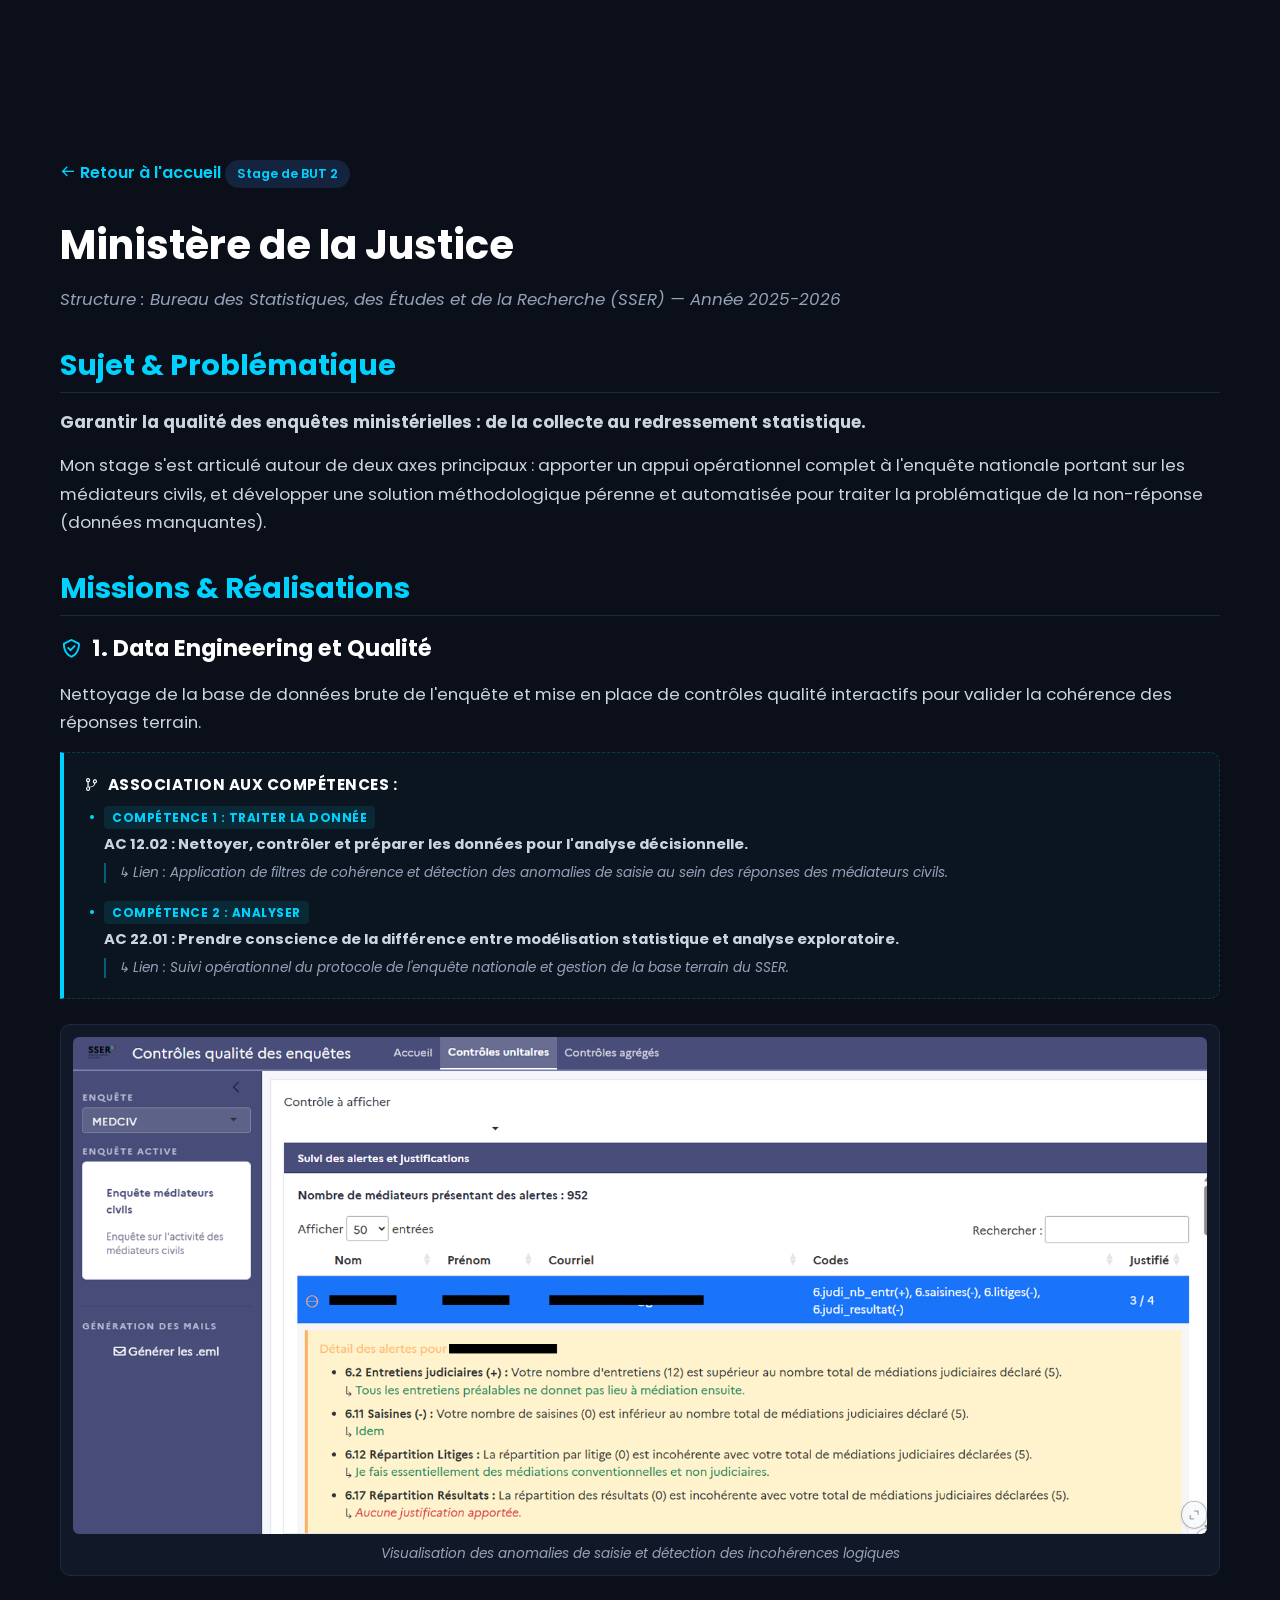
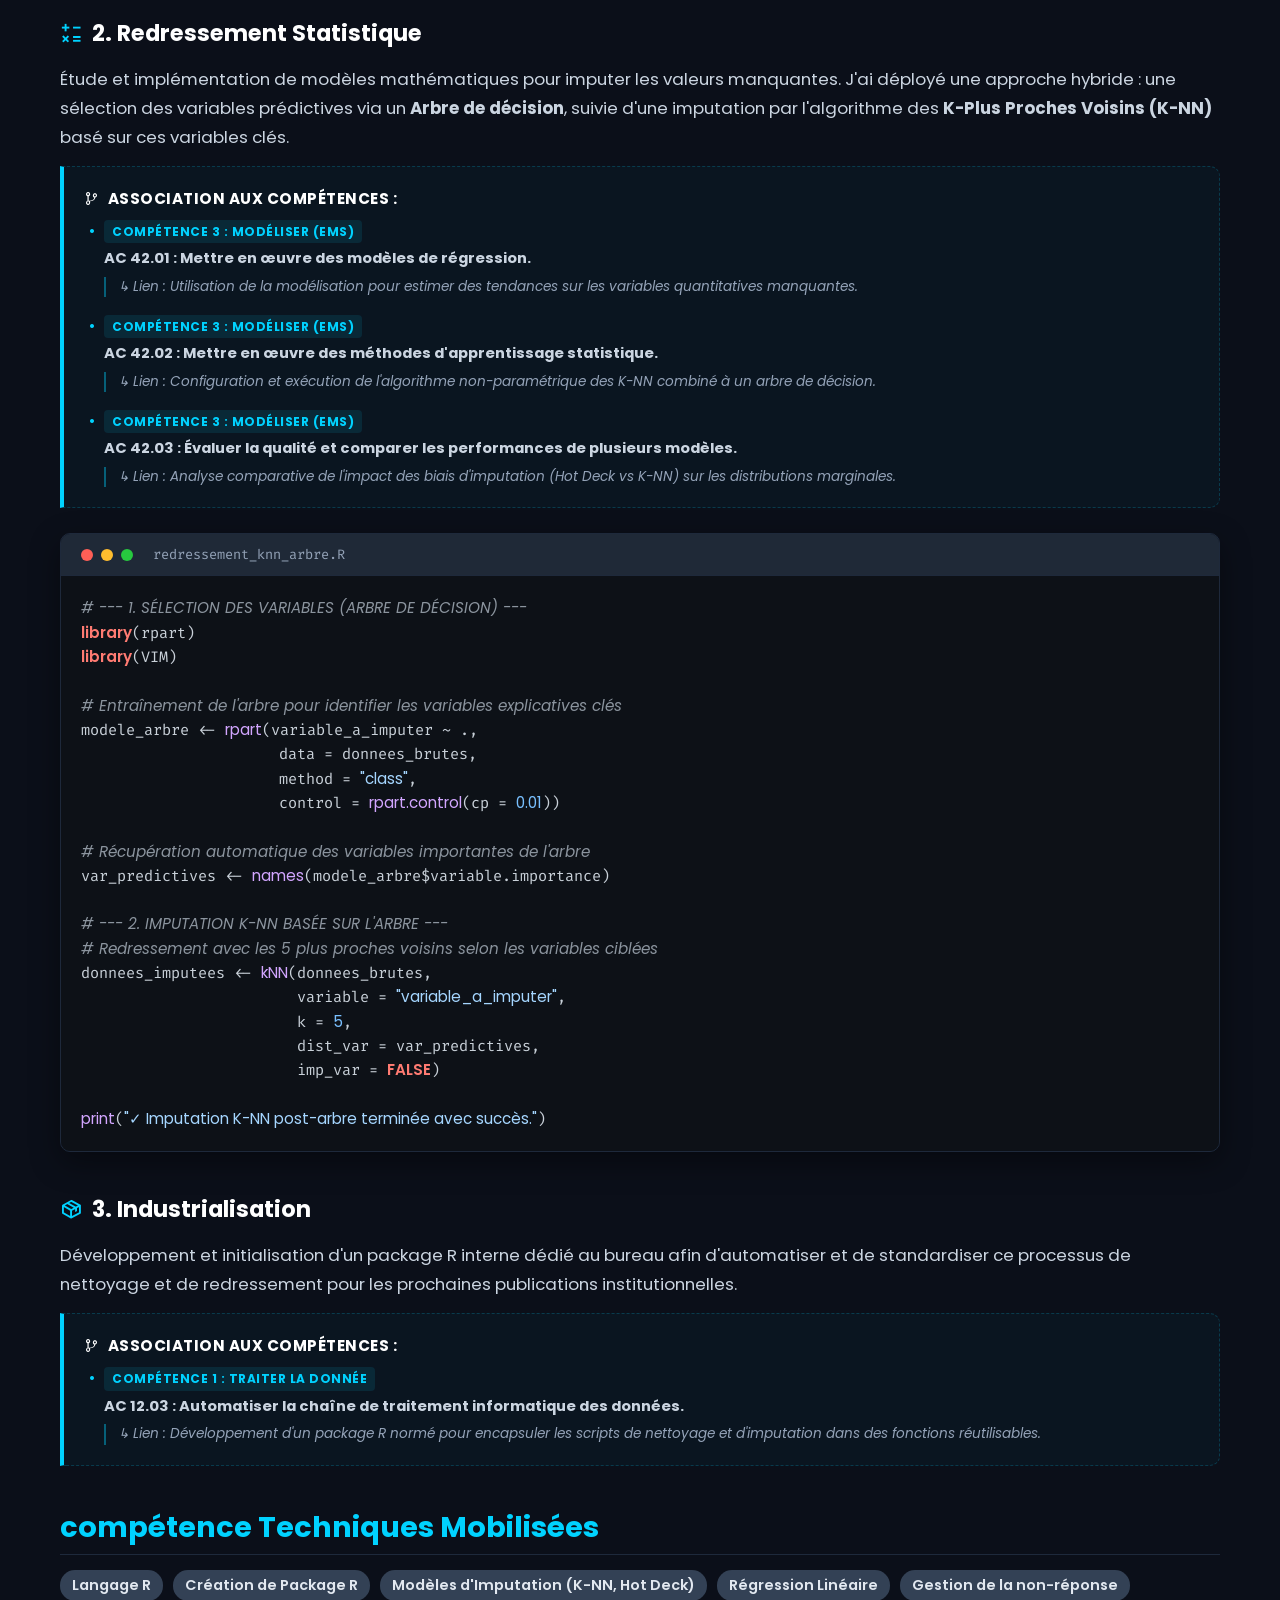
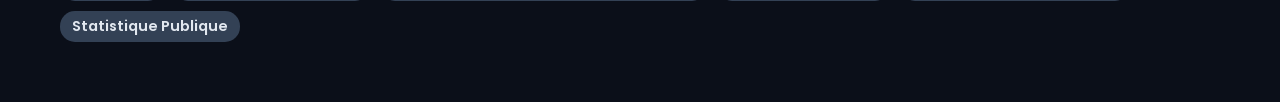
<file: stage.html>
<!DOCTYPE html>
<html lang="fr">
<head>
    <meta charset="UTF-8">
    <meta name="viewport" content="width=device-width, initial-scale=1.0">
    <title>Détails Stage | Gwendal Gencey</title>
    <link rel="stylesheet" href="style.css">
    <link href="https://fonts.googleapis.com/css2?family=Poppins:wght@300;400;600;700&family=Fira+Code:wght@400;500&display=swap" rel="stylesheet">
    <link href='https://unpkg.com/boxicons@2.1.4/css/boxicons.min.css' rel='stylesheet'>
</head>
<body>

    <div class="subpage-container">
        <a href="index.html" class="back-home"><i class='bx bx-arrow-back'></i> Retour à l'accueil</a>
        
        <span class="tag-stage">Stage de BUT 2</span>
        <h1>Ministère de la Justice</h1>
        <p style="color: #94a3b8; font-style: italic;">Structure : Bureau des Statistiques, des Études et de la Recherche (SSER) — Année 2025-2026</p>

        <h2>Sujet & Problématique</h2>
        <p><strong>Garantir la qualité des enquêtes ministérielles : de la collecte au redressement statistique.</strong></p>
        <p>Mon stage s'est articulé autour de deux axes principaux : apporter un appui opérationnel complet à l'enquête nationale portant sur les médiateurs civils, et développer une solution méthodologique pérenne et automatisée pour traiter la problématique de la non-réponse (données manquantes).</p>

        <h2>Missions & Réalisations</h2>
        
        <div class="mission-block">
            <h3><i class='bx bx-check-shield' style='color: var(--primary-color); margin-right: 10px;'></i> 1. Data Engineering et Qualité</h3>
            <p>Nettoyage de la base de données brute de l'enquête et mise en place de contrôles qualité interactifs pour valider la cohérence des réponses terrain.</p>
            
            <div class="ac-details-box">
                <h4><i class='bx bx-git-branch'></i> Association aux compétences :</h4>
                <ul>
                    <li><span class="pole-label">compétence 1 : Traiter la donnée</span><br>
                    <strong>AC 12.02 : Nettoyer, contrôler et préparer les données pour l'analyse décisionnelle.</strong><span class="ac-justification">↳ Lien : Application de filtres de cohérence et détection des anomalies de saisie au sein des réponses des médiateurs civils.</span></li>
                    
                    <li><span class="pole-label">compétence 2 : Analyser</span><br>
                    <strong>AC 22.01 : Prendre conscience de la différence entre modélisation statistique et analyse exploratoire.</strong><span class="ac-justification">↳ Lien : Suivi opérationnel du protocole de l'enquête nationale et gestion de la base terrain du SSER.</span></li>
                </ul>
            </div>

            <div class="image-gallery">
                <div class="image-box">
                    <img src="Capture d'écran 2026-06-12 144146.png" alt="Analyse des anomalies">
                    <div class="image-caption">Visualisation des anomalies de saisie et détection des incohérences logiques</div>
                </div>
            </div>
        </div>

        <div class="mission-block">
            <h3><i class='bx bx-math' style='color: var(--primary-color); margin-right: 10px;'></i> 2. Redressement Statistique</h3>
            <p>Étude et implémentation de modèles mathématiques pour imputer les valeurs manquantes. J'ai déployé une approche hybride : une sélection des variables prédictives via un <strong>Arbre de décision</strong>, suivie d'une imputation par l'algorithme des <strong>K-Plus Proches Voisins (K-NN)</strong> basé sur ces variables clés.</p>
            
            <div class="ac-details-box">
                <h4><i class='bx bx-git-branch'></i> Association aux compétences :</h4>
                <ul>
                    <li><span class="pole-label">compétence 3 : Modéliser (EMS)</span><br>
                    <strong>AC 42.01 : Mettre en œuvre des modèles de régression.</strong><span class="ac-justification">↳ Lien : Utilisation de la modélisation pour estimer des tendances sur les variables quantitatives manquantes.</span></li>
                    
                    <li><span class="pole-label">compétence 3 : Modéliser (EMS)</span><br>
                    <strong>AC 42.02 : Mettre en œuvre des méthodes d'apprentissage statistique.</strong><span class="ac-justification">↳ Lien : Configuration et exécution de l'algorithme non-paramétrique des K-NN combiné à un arbre de décision.</span></li>
                    
                    <li><span class="pole-label">compétence 3 : Modéliser (EMS)</span><br>
                    <strong>AC 42.03 : Évaluer la qualité et comparer les performances de plusieurs modèles.</strong><span class="ac-justification">↳ Lien : Analyse comparative de l'impact des biais d'imputation (Hot Deck vs K-NN) sur les distributions marginales.</span></li>
                </ul>
            </div>

            <div class="code-window">
                <div class="code-header">
                    <div class="code-dots">
                        <span class="code-dot red"></span>
                        <span class="code-dot yellow"></span>
                        <span class="code-dot green"></span>
                    </div>
                    <div class="code-title">redressement_knn_arbre.R</div>
                </div>
                <pre class="code-body"><code><span class="c-comment"># --- 1. SÉLECTION DES VARIABLES (ARBRE DE DÉCISION) ---</span>
<span class="c-keyword">library</span>(rpart)
<span class="c-keyword">library</span>(VIM)

<span class="c-comment"># Entraînement de l'arbre pour identifier les variables explicatives clés</span>
modele_arbre &lt;- <span class="c-function">rpart</span>(variable_a_imputer ~ ., 
                      data = donnees_brutes, 
                      method = <span class="c-string">"class"</span>, 
                      control = <span class="c-function">rpart.control</span>(cp = <span class="c-number">0.01</span>))

<span class="c-comment"># Récupération automatique des variables importantes de l'arbre</span>
var_predictives &lt;- <span class="c-function">names</span>(modele_arbre$variable.importance)

<span class="c-comment"># --- 2. IMPUTATION K-NN BASÉE SUR L'ARBRE ---</span>
<span class="c-comment"># Redressement avec les 5 plus proches voisins selon les variables ciblées</span>
donnees_imputees &lt;- <span class="c-function">kNN</span>(donnees_brutes, 
                        variable = <span class="c-string">"variable_a_imputer"</span>, 
                        k = <span class="c-number">5</span>, 
                        dist_var = var_predictives, 
                        imp_var = <span class="c-keyword">FALSE</span>)

<span class="c-function">print</span>(<span class="c-string">"✓ Imputation K-NN post-arbre terminée avec succès."</span>)</code></pre>
            </div>
        </div>

        <div class="mission-block">
            <h3><i class='bx bx-package' style='color: var(--primary-color); margin-right: 10px;'></i> 3. Industrialisation</h3>
            <p>Développement et initialisation d'un package R interne dédié au bureau afin d'automatiser et de standardiser ce processus de nettoyage et de redressement pour les prochaines publications institutionnelles.</p>
            
            <div class="ac-details-box">
                <h4><i class='bx bx-git-branch'></i> Association aux compétences :</h4>
                <ul>
                    <li><span class="pole-label">compétence 1 : Traiter la donnée</span><br>
                    <strong>AC 12.03 : Automatiser la chaîne de traitement informatique des données.</strong><span class="ac-justification">↳ Lien : Développement d'un package R normé pour encapsuler les scripts de nettoyage et d'imputation dans des fonctions réutilisables.</span></li>
                </ul>
            </div>
        </div>

        <h2>compétence Techniques Mobilisées</h2>
        <div class="tech-tags">
            <span class="tech-tag">Langage R</span>
            <span class="tech-tag">Création de Package R</span>
            <span class="tech-tag">Modèles d'Imputation (K-NN, Hot Deck)</span>
            <span class="tech-tag">Régression Linéaire</span>
            <span class="tech-tag">Gestion de la non-réponse</span>
            <span class="tech-tag">Statistique Publique</span>
        </div>
    </div>

</body>
</html>
</file>
<file: style.css>
/* Variables de couleurs */
:root {
    --bg-color: #0b0f19;
    --text-color: #f1f5f9;
    --primary-color: #00d2ff;
    --secondary-color: #3a7bd5;
    --card-bg: #1e293b;
    --accent-future: #a855f7;
}

* {
    margin: 0;
    padding: 0;
    box-sizing: border-box;
    font-family: 'Poppins', sans-serif;
}

html {
    scroll-behavior: smooth;
    scroll-padding-top: 90px;
}

body {
    background-color: var(--bg-color);
    color: var(--text-color);
    overflow-x: hidden;
}

/* Navbar */
.navbar {
    display: flex;
    justify-content: space-between;
    padding: 20px 50px;
    background: rgba(11, 15, 25, 0.90); /* Légère transparence */
    backdrop-filter: blur(12px); /* Crée l'effet de flou dynamique en dessous */
    -webkit-backdrop-filter: blur(12px); /* Pour la compatibilité Safari/Mac */
    position: fixed;
    width: 100%;
    z-index: 1000;
    border-bottom: 1px solid #1e293b;
}
.logo { font-size: 24px; font-weight: 700; color: var(--primary-color); }
.nav-links { list-style: none; display: flex; gap: 25px; }
.nav-links a { color: var(--text-color); text-decoration: none; font-weight: 400; transition: color 0.3s;}
.nav-links a:hover { color: var(--primary-color); }

/* --- HERO SECTION MODIFIÉE (Hauteur réduite à 50vh) --- */
.hero {
    height: 50vh; 
    display: flex;
    align-items: center;
    justify-content: center;
    text-align: center;
    padding-top: 80px;
    background: linear-gradient(to right, rgba(11,15,25,0.85), rgba(11,15,25,0.85)), url('https://images.unsplash.com/photo-1551288049-bebda4e38f71?q=80&w=2070&auto=format&fit=crop') no-repeat center center/cover;
}
.hero-content h1 { font-size: 2.3rem; margin-bottom: 15px; line-height: 1.3; }
.hero-content span { color: var(--primary-color); }
.hero-content p { font-size: 1.1rem; opacity: 0.8; max-width: 700px; margin: 0 auto; }

/* --- SECTION SLIDER MODIFIÉE (Parties SAE agrandies) --- */
.slider-section {
    padding: 80px 50px;
    text-align: center;
    background: #0f172a; /* Léger changement de fond pour découper les sections */
}
.slider-section h2 { font-size: 2.5rem; margin-bottom: 10px; }
.subtitle { margin-bottom: 50px; color: #94a3b8; font-size: 1.1rem; }

.carousel-container {
    position: relative;
    max-width: 1200px; /* Élargi de 1000px à 1200px */
    margin: 0 auto;
    display: flex;
    align-items: center;
}

.carousel-track-container {
    overflow: hidden;
    width: 100%;
}

.carousel-track {
    display: flex;
    list-style: none;
    transition: transform 0.5s ease-in-out;
}

.carousel-slide {
    min-width: 33.33%; /* Affiche toujours 3 cartes mais elles sont plus larges */
    padding: 15px; /* Plus d'espace entre les cartes */
}

/* Cartes SAE plus imposantes et lisibles */
.card {
    display: block;
    background-color: var(--card-bg);
    padding: 45px 30px; /* Augmenté pour donner de l'importance */
    border-radius: 15px;
    text-decoration: none;
    color: var(--text-color);
    transition: transform 0.3s, background 0.3s, border 0.3s;
    height: 100%;
    border: 1px solid #334155;
}
.card:hover {
    transform: translateY(-10px);
    background-color: #1e293b;
    border: 1px solid var(--primary-color);
    box-shadow: 0 15px 35px rgba(0, 210, 255, 0.2);
}
.card-icon { 
    font-size: 3.5rem; 
    margin-bottom: 20px; 
    color: var(--primary-color); /* Donne la couleur bleue aux icônes */
    transition: transform 0.3s;
}
.card:hover .card-icon {
    transform: scale(1.1); /* Petit effet de zoom au survol de la carte */
}
.card h3 { margin-bottom: 15px; font-size: 1.6rem; color: #fff; } /* Titre plus grand */
.card p { font-size: 1rem; color: #94a3b8; line-height: 1.5; } /* Texte plus grand */

.carousel-btn {
    background: transparent;
    border: none;
    font-size: 2.5rem;
    color: var(--primary-color);
    cursor: pointer;
    padding: 15px;
    transition: transform 0.3s;
    z-index: 10;
}
.carousel-btn:hover { transform: scale(1.3); }

/* --- SECTION EXPERIENCES --- */
.experience-section {
    padding: 80px 50px;
    max-width: 1200px;
    margin: 0 auto;
    text-align: center;
}
.experience-section h2 { font-size: 2.5rem; margin-bottom: 40px; }
.exp-container {
    display: flex;
    gap: 30px;
    justify-content: center;
    flex-wrap: wrap;
}
.exp-box {
    background: #1e293b;
    flex: 1;
    min-width: 300px;
    padding: 40px;
    border-radius: 15px;
    text-align: left;
    border-left: 5px solid var(--secondary-color);
}
.exp-box.future {
    border-left: 5px solid var(--accent-future);
}
.tag-stage, .tag-alternance {
    display: inline-block;
    padding: 5px 12px;
    border-radius: 20px;
    font-size: 0.8rem;
    font-weight: 600;
    margin-bottom: 15px;
}
.tag-stage { background: rgba(58, 123, 213, 0.2); color: var(--primary-color); }
.tag-alternance { background: rgba(168, 85, 247, 0.2); color: #c084fc; }
.exp-box h3 { font-size: 1.5rem; margin-bottom: 5px; }
.exp-box h4 { font-size: 1.1rem; color: #94a3b8; margin-bottom: 15px; font-weight: 400; }
.exp-box p { color: #cbd5e1; font-size: 0.95rem; line-height: 1.6; }

/* --- SECTION CONTACT (FOOTER) --- */
.contact-section {
    background: #070a13;
    padding: 60px 50px;
    text-align: center;
    border-top: 1px solid #1e293b;
}
.contact-section h2 { font-size: 2.3rem; margin-bottom: 15px; }
.contact-section p { color: #94a3b8; margin-bottom: 30px; }
.contact-info {
    display: inline-block;
    background: #141b2d;
    padding: 25px 40px;
    border-radius: 10px;
    text-align: left;
    border: 1px solid #1e293b;
}
.contact-info p { margin-bottom: 10px; color: #fff; }
.contact-info p:last-child { margin-bottom: 0; }
.footer-credits { margin-top: 40px !important; font-size: 0.85rem; opacity: 0.5; }
/* Rend les blocs de liens d'expériences propres */
.exp-card-link {
    text-decoration: none;
    color: inherit;
    flex: 1;
    min-width: 300px;
    display: flex;
}

.exp-box {
    transition: transform 0.3s, border-color 0.3s, box-shadow 0.3s;
    cursor: pointer;
    width: 100%;
}

.exp-box:hover {
    transform: translateY(-5px);
    box-shadow: 0 10px 25px rgba(58, 123, 213, 0.15);
    background-color: #24324d;
}

.exp-box h4 span {
    font-size: 0.85rem;
    color: var(--primary-color);
    float: right;
    font-weight: 600;
}

/* Boutons de téléchargement CV */
.btn-download-nav {
    background: linear-gradient(45deg, var(--primary-color), var(--secondary-color));
    padding: 6px 15px !important;
    border-radius: 20px;
    color: #fff !important;
    font-weight: 600 !important;
    box-shadow: 0 4px 10px rgba(0, 210, 255, 0.2);
}

.cv-container {
    text-align: center;
    margin-top: 25px;
}

.btn-cv {
    display: inline-block;
    padding: 12px 25px;
    background: linear-gradient(45deg, #a855f7, var(--secondary-color));
    color: white;
    text-decoration: none;
    border-radius: 25px;
    font-weight: 600;
    transition: transform 0.3s, box-shadow 0.3s;
}

.btn-cv:hover {
    transform: scale(1.03);
    box-shadow: 0 10px 20px rgba(168, 85, 247, 0.3);
}

/* Style général pour les pages secondaires */
.back-home {
    display: inline-block;
    margin-bottom: 30px;
    color: var(--primary-color);
    text-decoration: none;
    font-weight: 600;
}
.subpage-container {
    max-width: 1200px;
    margin: 0 auto; /* Aligne au centre horizontalement */
    padding: 160px 20px 60px 20px; /* 160px en haut pousse TOUT le contenu sous la navbar fixed */
    position: relative;
}
.subpage-container h1 { font-size: 2.5rem; margin-bottom: 10px; color: #fff;}
.subpage-container h2 { font-size: 1.8rem; margin: 30px 0 15px 0; color: var(--primary-color); border-bottom: 1px solid #1e293b; padding-bottom: 5px;}
.subpage-container p { line-height: 1.7; color: #cbd5e1; margin-bottom: 15px; font-size: 1.05rem;}
.tech-tags { display: flex; gap: 10px; flex-wrap: wrap; margin-top: 15px; }
.tech-tag { background: #334155; padding: 5px 12px; border-radius: 15px; font-size: 0.9rem; font-weight: 600; color: #e2e8f0; }

/* --- SECTION PRÉSENTATION & FORMATION --- */
.presentation-section {
    padding: 80px 50px;
    max-width: 1200px;
    margin: 0 auto;
}

.pres-container {
    display: flex;
    gap: 40px;
    justify-content: space-between;
    flex-wrap: wrap; /* Aligne l'un en dessous de l'autre sur écran mobile */
}

.pres-box {
    flex: 1;
    min-width: 300px;
    background-color: #111827; /* Un fond de carte subtilement distinct */
    padding: 40px;
    border-radius: 15px;
    border: 1px solid #1e293b;
}

.pres-box h2 {
    font-size: 1.8rem;
    margin-bottom: 20px;
    color: var(--primary-color);
    position: relative;
}

/* Petite barre de décoration sous les titres de présentation */
.pres-box h2::after {
    content: '';
    position: absolute;
    left: 0;
    bottom: -5px;
    width: 50px;
    height: 3px;
    background: linear-gradient(to right, var(--primary-color), var(--secondary-color));
    border-radius: 2px;
}

.pres-box p {
    color: #cbd5e1;
    line-height: 1.7;
    font-size: 1.02rem;
    margin-bottom: 15px;
}

.pres-box strong {
    color: #fff;
}

/* Liste des 4 compétences du BUT SD */
.formation-list {
    list-style: none;
    margin-top: 15px;
}

.formation-list li {
    color: #cbd5e1;
    position: relative;
    padding-left: 25px;
    margin-bottom: 12px;
    font-size: 0.98rem;
    line-height: 1.5;
}

/* Petites puces bleues personnalisées pour la liste */
.formation-list li::before {
    content: '▹';
    position: absolute;
    left: 0;
    color: var(--primary-color);
    font-weight: bold;
    font-size: 1.2rem;
    top: -2px;
}

/* --- BLOCS DE MISSIONS --- */
.mission-block {
    margin-bottom: 40px;
}
.mission-block h3 {
    font-size: 1.4rem;
    color: #fff;
    margin-bottom: 15px;
    display: flex;
    align-items: center;
}

/* --- GALERIE DE CAPTURES D'ÉCRAN (MISSION 1) --- */
.image-gallery {
    display: flex;
    gap: 20px;
    margin-top: 20px;
    flex-wrap: wrap;
}

.image-box {
    flex: 1;
    min-width: 280px;
    background: #111827;
    border: 1px solid #1e293b;
    border-radius: 10px;
    padding: 12px;
    transition: transform 0.3s, border-color 0.3s;
}

.image-box:hover {
    transform: scale(1.02);
    border-color: var(--primary-color);
}

.image-box img {
    width: 100%;
    height: auto;
    border-radius: 6px;
    display: block;
    object-fit: cover;
}

.image-caption {
    font-size: 0.85rem;
    color: #94a3b8;
    margin-top: 10px;
    text-align: center;
    font-style: italic;
    line-height: 1.4;
}

/* --- FENÊTRE DE CODE STYLE VS-CODE (MISSION 2) --- */
.code-window {
    background: #111827;
    border: 1px solid #1e293b;
    border-radius: 10px;
    margin-top: 20px;
    overflow: hidden;
    box-shadow: 0 10px 30px rgba(0, 0, 0, 0.4);
}

.code-header {
    background: #1f2937;
    padding: 12px 20px;
    display: flex;
    align-items: center;
    border-bottom: 1px solid #1e293b;
}

.code-dots {
    display: flex;
    gap: 8px;
    margin-right: 20px;
}

.code-dot {
    width: 12px;
    height: 12px;
    border-radius: 50%;
    display: inline-block;
}
.code-dot.red { background: #ff5f56; }
.code-dot.yellow { background: #ffbd2e; }
.code-dot.green { background: #27c93f; }

.code-title {
    color: #94a3b8;
    font-size: 0.85rem;
    font-family: 'Fira Code', monospace;
}

.code-body {
    padding: 20px;
    margin: 0;
    overflow-x: auto;
    background: #0d1117;
}

.code-body code {
    font-family: 'Fira Code', monospace;
    font-size: 0.95rem;
    color: #c9d1d9;
    line-height: 1.6;
    display: block;
}

/* --- COLORATION SYNTAXIQUE INTÉGRÉE --- */
.c-comment { color: #8b949e; font-style: italic; }
.c-keyword { color: #ff7b72; font-weight: 600; }
.c-function { color: #d2a6ff; }
.c-string { color: #a5d6ff; }
.c-number { color: #79c0ff; }

/* --- ICÔNES DE CONTACT --- */
.contact-info p i {
    color: var(--primary-color);
    margin-right: 8px;
    font-size: 1.2rem;
    vertical-align: middle;
}

.btn-cv i {
    margin-right: 5px;
    vertical-align: middle;
}
.ac-tags {
    display: flex;
    gap: 10px;
    margin-bottom: 15px;
}
.ac-tag {
    background-color: rgba(0, 210, 255, 0.1);
    color: var(--primary-color);
    border: 1px solid rgba(0, 210, 255, 0.3);
    padding: 3px 10px;
    border-radius: 5px;
    font-size: 0.8rem;
    font-weight: 600;
    cursor: help; /* Change la souris pour indiquer qu'on peut survoler */
}
/* --- ENCADRÉS DE DÉTAILS AC --- */
.ac-details-box {
    background: rgba(0, 210, 255, 0.03);
    border: 1px dashed rgba(0, 210, 255, 0.2);
    border-left: 4px solid var(--primary-color);
    padding: 20px;
    border-radius: 0 10px 10px 0;
    margin: 15px 0 25px 0;
}

.ac-details-box.future-ac {
    background: rgba(168, 85, 247, 0.03);
    border: 1px dashed rgba(168, 85, 247, 0.2);
    border-left: 4px solid var(--accent-future);
}

.ac-details-box h4 {
    font-size: 0.95rem;
    text-transform: uppercase;
    letter-spacing: 0.5px;
    margin-bottom: 10px;
    color: #fff;
    display: flex;
    align-items: center;
    gap: 8px;
}

.ac-details-box ul {
    list-style: none;
    padding-left: 5px;
}

.ac-details-box ul li {
    font-size: 0.92rem;
    color: #cbd5e1;
    line-height: 1.6;
    margin-bottom: 8px;
    position: relative;
    padding-left: 15px;
}

.ac-details-box ul li::before {
    content: '•';
    position: absolute;
    left: 0;
    color: var(--primary-color);
}

.ac-details-box.future-ac ul li::before {
    color: var(--accent-future);
}

.ac-details-box ul li:last-child {
    margin-bottom: 0;
}
/* --- LABELS DE CompétencesS DE COMPÉTENCE DANS LES AC --- */
.pole-label {
    display: inline-block;
    font-size: 0.75rem;
    text-transform: uppercase;
    font-weight: 700;
    color: var(--primary-color);
    background: rgba(0, 210, 255, 0.1);
    padding: 2px 8px;
    border-radius: 4px;
    margin-bottom: 4px;
    letter-spacing: 0.5px;
}

.pole-label.future-label {
    color: #c084fc;
    background: rgba(168, 85, 247, 0.1);
}

.ac-details-box ul li {
    margin-bottom: 18px; /* Donne un peu plus d'espace entre les AC */
}

.ac-details-box ul li:last-child {
    margin-bottom: 0;
}

/* --- PAGE PROJETS : FILTRES & GRILLE --- */
.filter-menu {
    display: flex;
    gap: 15px;
    margin-top: 20px;
    margin-bottom: 50px; /* Donne un espace de sécurité de 50px avant la grille de cartes */
    flex-wrap: wrap;
    position: relative;
    z-index: 10; /* Assure que les boutons restent au-dessus au besoin */
}

.filter-btn {
    background: #1e293b;
    color: #94a3b8;
    border: 1px solid #334155;
    padding: 10px 20px;
    border-radius: 20px;
    font-weight: 600;
    cursor: pointer;
    transition: all 0.3s ease;
}

.filter-btn:hover, .filter-btn.active {
    background: linear-gradient(45deg, var(--primary-color), var(--secondary-color));
    color: #fff;
    border-color: transparent;
    box-shadow: 0 4px 15px rgba(0, 210, 255, 0.2);
}

.projects-grid {
    display: flex;
    flex-direction: column;
    gap: 40px;
    position: relative;
    clear: both; /* Force la grille à se placer après tout élément flottant ou fixe précédent */
}

.project-card {
    background: #111827;
    border: 1px solid #1e293b;
    border-radius: 15px;
    padding: 40px;
    transition: border-color 0.3s;
}

.project-card:hover {
    border-color: rgba(0, 210, 255, 0.4);
}

.project-header {
    display: flex;
    justify-content: space-between;
    align-items: center;
    margin-bottom: 20px;
}

.p-category {
    font-size: 0.85rem;
    font-weight: 700;
    text-transform: uppercase;
    color: var(--primary-color);
    letter-spacing: 0.5px;
    display: flex;
    align-items: center;
    gap: 6px;
}

.p-sae {
    background: rgba(255, 255, 255, 0.05);
    padding: 4px 12px;
    border-radius: 6px;
    font-size: 0.85rem;
    font-weight: 600;
    color: #cbd5e1;
}

.project-card h3 {
    font-size: 1.8rem;
    color: #fff;
    margin-bottom: 25px;
}

.project-card h5 {
    font-size: 1.1rem;
    color: #fff;
    margin: 20px 0 10px 0;
    display: flex;
    align-items: center;
    gap: 8px;
}

.project-card h5 i {
    color: var(--primary-color);
}

.project-card p {
    color: #cbd5e1;
    line-height: 1.7;
    margin-bottom: 15px;
}

.reflection {
    background: rgba(255, 255, 255, 0.02);
    border-left: 3px solid #94a3b8;
    padding: 15px;
    border-radius: 0 8px 8px 0;
    font-size: 0.95rem;
}

.p-sae.future {
    background: rgba(168, 85, 247, 0.15);
    color: #c084fc;
    border: 1px solid rgba(168, 85, 247, 0.3);
}
/* --- STYLE POUR LES JUSTIFICATIONS D'AC --- */
.ac-justification {
    display: block;
    font-size: 0.85rem;
    color: #94a3b8;
    margin-top: 6px;
    padding-left: 12px;
    border-left: 2px solid rgba(0, 210, 255, 0.4);
    font-style: italic;
    line-height: 1.5;
}
.future-ac .ac-justification {
    border-left: 2px solid rgba(168, 85, 247, 0.4);
}
</file>
